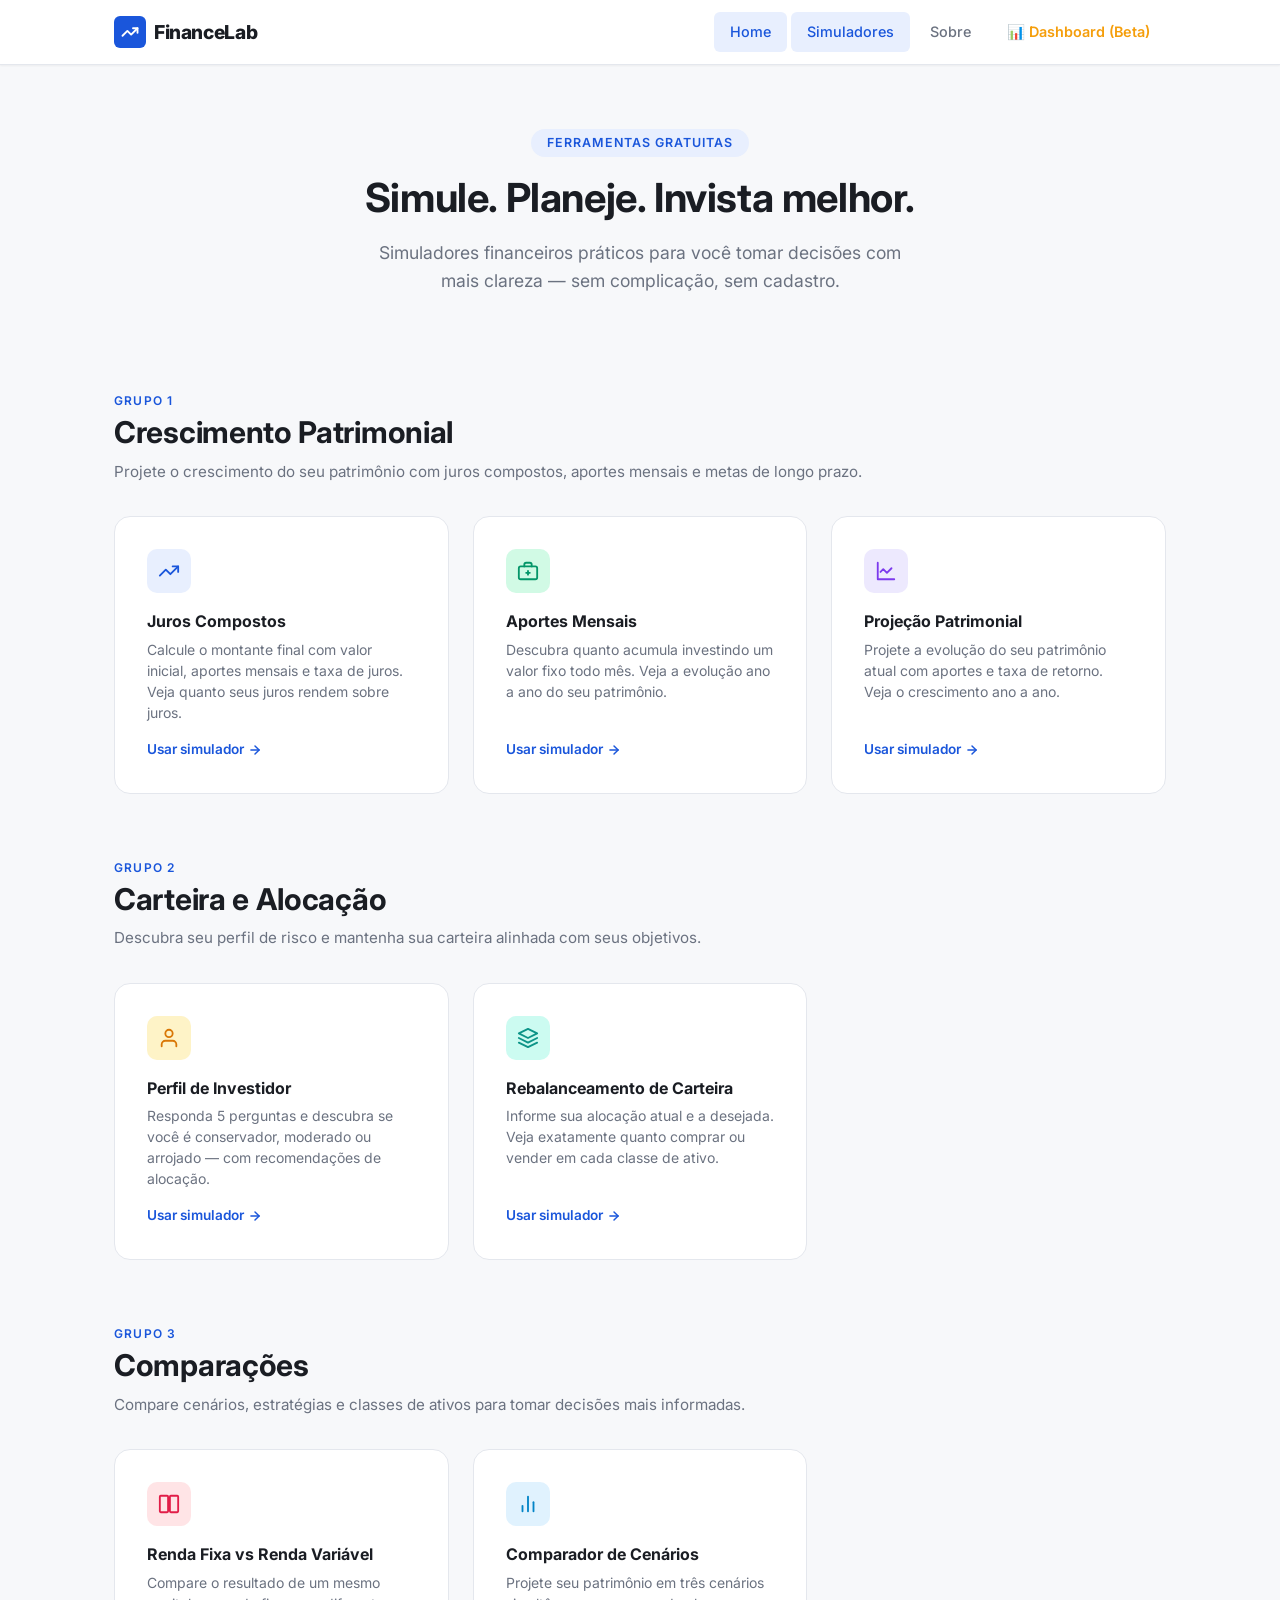
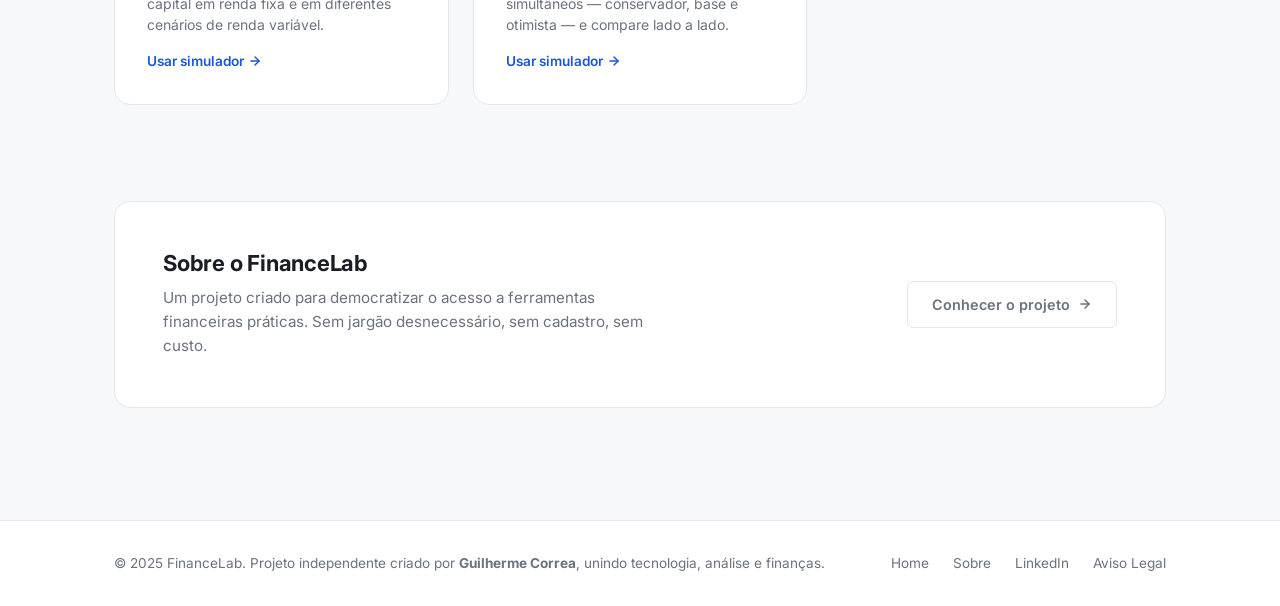
<file: index.html>
<!DOCTYPE html>
<html lang="pt-BR">
<head>
  <meta charset="UTF-8" />
  <meta name="viewport" content="width=device-width, initial-scale=1.0" />
  <meta name="description" content="FinanceLab — simuladores financeiros práticos e gratuitos para planejar seus investimentos com clareza." />
  <title>FinanceLab — Simuladores Financeiros</title>
  <link rel="preconnect" href="https://fonts.googleapis.com" />
  <link rel="preconnect" href="https://fonts.gstatic.com" crossorigin />
  <link href="https://fonts.googleapis.com/css2?family=Inter:wght@400;500;600;700;800&display=swap" rel="stylesheet" />
  <link rel="stylesheet" href="css/style.css" />
</head>
<body>

  <!-- ── Header ─────────────────────────────────────────────── -->
  <header class="site-header">
    <div class="container">
      <div class="site-header__inner">

        <a href="index.html" class="site-logo">
          <span class="site-logo__icon">
            <!-- Ícone inline SVG: gráfico de linha -->
            <svg width="18" height="18" viewBox="0 0 24 24" fill="none"
                 stroke="currentColor" stroke-width="2.5" stroke-linecap="round" stroke-linejoin="round">
              <polyline points="22 7 13.5 15.5 8.5 10.5 2 17"/>
              <polyline points="16 7 22 7 22 13"/>
            </svg>
          </span>
          FinanceLab
        </a>

        <nav class="site-nav" id="site-nav" aria-label="Navegação principal">
          <a href="index.html" class="site-nav__link">Home</a>
          <a href="#simuladores" class="site-nav__link">Simuladores</a>
          <a href="sobre/index.html" class="site-nav__link">Sobre</a>
          <a href="https://financelab-3oezvgh3.manus.space" class="site-nav__link" style="color: #f59e0b; font-weight: 600;">📊 Dashboard (Beta)</a>
        </nav>

        <button class="nav-toggle" id="nav-toggle" aria-label="Abrir menu" aria-expanded="false" aria-controls="site-nav">
          <svg width="22" height="22" viewBox="0 0 24 24" fill="none"
               stroke="currentColor" stroke-width="2" stroke-linecap="round">
            <line x1="3" y1="6"  x2="21" y2="6"/>
            <line x1="3" y1="12" x2="21" y2="12"/>
            <line x1="3" y1="18" x2="21" y2="18"/>
          </svg>
        </button>

      </div>
    </div>
  </header>

  <!-- ── Main ───────────────────────────────────────────────── -->
  <main>

    <!-- Hero -->
    <section class="hero">
      <div class="container">
        <span class="hero__eyebrow">Ferramentas gratuitas</span>
        <h1 class="hero__title">Simule. Planeje. Invista melhor.</h1>
        <p class="hero__subtitle">
          Simuladores financeiros práticos para você tomar decisões com mais clareza —
          sem complicação, sem cadastro.
        </p>
      </div>
    </section>

    <!-- ── Simuladores ─────────────────────────────────────── -->
    <section class="section" id="simuladores">
      <div class="container">

        <!-- Grupo 1: Crescimento Patrimonial -->
        <div class="sim-group">
          <div class="section-header">
            <p class="section-header__label">Grupo 1</p>
            <h2 class="section-header__title">Crescimento Patrimonial</h2>
            <p class="section-header__desc">
              Projete o crescimento do seu patrimônio com juros compostos, aportes mensais e metas de longo prazo.
            </p>
          </div>

          <div class="simulators-grid">

            <!-- Card: Juros Compostos -->
            <a href="simuladores/juros-compostos.html" class="sim-card">
              <div class="sim-card__icon sim-card__icon--blue">
                <svg width="22" height="22" viewBox="0 0 24 24" fill="none"
                     stroke="#1a56db" stroke-width="2" stroke-linecap="round" stroke-linejoin="round">
                  <polyline points="22 7 13.5 15.5 8.5 10.5 2 17"/>
                  <polyline points="16 7 22 7 22 13"/>
                </svg>
              </div>
              <div>
                <p class="sim-card__title">Juros Compostos</p>
                <p class="sim-card__desc">
                  Calcule o montante final com valor inicial, aportes mensais e taxa de juros. Veja quanto seus juros rendem sobre juros.
                </p>
              </div>
              <span class="sim-card__cta">
                Usar simulador
                <svg width="14" height="14" viewBox="0 0 24 24" fill="none"
                     stroke="currentColor" stroke-width="2.5" stroke-linecap="round">
                  <line x1="5" y1="12" x2="19" y2="12"/>
                  <polyline points="12 5 19 12 12 19"/>
                </svg>
              </span>
            </a>

            <!-- Card: Aportes Mensais -->
            <a href="simuladores/aportes-mensais.html" class="sim-card">
              <div class="sim-card__icon sim-card__icon--green">
                <svg width="22" height="22" viewBox="0 0 24 24" fill="none"
                     stroke="#059669" stroke-width="2" stroke-linecap="round" stroke-linejoin="round">
                  <rect x="2" y="7" width="20" height="14" rx="2"/>
                  <path d="M16 7V5a2 2 0 0 0-2-2h-4a2 2 0 0 0-2 2v2"/>
                  <line x1="12" y1="12" x2="12" y2="16"/>
                  <line x1="10" y1="14" x2="14" y2="14"/>
                </svg>
              </div>
              <div>
                <p class="sim-card__title">Aportes Mensais</p>
                <p class="sim-card__desc">
                  Descubra quanto acumula investindo um valor fixo todo mês. Veja a evolução ano a ano do seu patrimônio.
                </p>
              </div>
              <span class="sim-card__cta">
                Usar simulador
                <svg width="14" height="14" viewBox="0 0 24 24" fill="none"
                     stroke="currentColor" stroke-width="2.5" stroke-linecap="round">
                  <line x1="5" y1="12" x2="19" y2="12"/>
                  <polyline points="12 5 19 12 12 19"/>
                </svg>
              </span>
            </a>

            <!-- Card: Projeção Patrimonial -->
            <a href="simuladores/projecao-patrimonial.html" class="sim-card">
              <div class="sim-card__icon sim-card__icon--purple">
                <svg width="22" height="22" viewBox="0 0 24 24" fill="none"
                     stroke="#7c3aed" stroke-width="2" stroke-linecap="round" stroke-linejoin="round">
                  <path d="M3 3v18h18"/>
                  <path d="M18 9l-5 5-4-4-3 3"/>
                </svg>
              </div>
              <div>
                <p class="sim-card__title">Projeção Patrimonial</p>
                <p class="sim-card__desc">
                  Projete a evolução do seu patrimônio atual com aportes e taxa de retorno. Veja o crescimento ano a ano.
                </p>
              </div>
              <span class="sim-card__cta">
                Usar simulador
                <svg width="14" height="14" viewBox="0 0 24 24" fill="none"
                     stroke="currentColor" stroke-width="2.5" stroke-linecap="round">
                  <line x1="5" y1="12" x2="19" y2="12"/>
                  <polyline points="12 5 19 12 12 19"/>
                </svg>
              </span>
            </a>

          </div>
        </div>

        <!-- Grupo 2: Carteira e Alocação -->
        <div class="sim-group">
          <div class="section-header">
            <p class="section-header__label">Grupo 2</p>
            <h2 class="section-header__title">Carteira e Alocação</h2>
            <p class="section-header__desc">
              Descubra seu perfil de risco e mantenha sua carteira alinhada com seus objetivos.
            </p>
          </div>

          <div class="simulators-grid">

            <!-- Card: Perfil de Investidor -->
            <a href="simuladores/perfil-investidor.html" class="sim-card">
              <div class="sim-card__icon sim-card__icon--orange">
                <svg width="22" height="22" viewBox="0 0 24 24" fill="none"
                     stroke="#d97706" stroke-width="2" stroke-linecap="round" stroke-linejoin="round">
                  <path d="M20 21v-2a4 4 0 0 0-4-4H8a4 4 0 0 0-4 4v2"/>
                  <circle cx="12" cy="7" r="4"/>
                </svg>
              </div>
              <div>
                <p class="sim-card__title">Perfil de Investidor</p>
                <p class="sim-card__desc">
                  Responda 5 perguntas e descubra se você é conservador, moderado ou arrojado — com recomendações de alocação.
                </p>
              </div>
              <span class="sim-card__cta">
                Usar simulador
                <svg width="14" height="14" viewBox="0 0 24 24" fill="none"
                     stroke="currentColor" stroke-width="2.5" stroke-linecap="round">
                  <line x1="5" y1="12" x2="19" y2="12"/>
                  <polyline points="12 5 19 12 12 19"/>
                </svg>
              </span>
            </a>

            <!-- Card: Rebalanceamento -->
            <a href="simuladores/rebalanceamento.html" class="sim-card">
              <div class="sim-card__icon sim-card__icon--teal">
                <svg width="22" height="22" viewBox="0 0 24 24" fill="none"
                     stroke="#0d9488" stroke-width="2" stroke-linecap="round" stroke-linejoin="round">
                  <path d="M12 2L2 7l10 5 10-5-10-5z"/>
                  <path d="M2 17l10 5 10-5"/>
                  <path d="M2 12l10 5 10-5"/>
                </svg>
              </div>
              <div>
                <p class="sim-card__title">Rebalanceamento de Carteira</p>
                <p class="sim-card__desc">
                  Informe sua alocação atual e a desejada. Veja exatamente quanto comprar ou vender em cada classe de ativo.
                </p>
              </div>
              <span class="sim-card__cta">
                Usar simulador
                <svg width="14" height="14" viewBox="0 0 24 24" fill="none"
                     stroke="currentColor" stroke-width="2.5" stroke-linecap="round">
                  <line x1="5" y1="12" x2="19" y2="12"/>
                  <polyline points="12 5 19 12 12 19"/>
                </svg>
              </span>
            </a>

          </div>
        </div>

        <!-- Grupo 3: Comparações -->
        <div class="sim-group">
          <div class="section-header">
            <p class="section-header__label">Grupo 3</p>
            <h2 class="section-header__title">Comparações</h2>
            <p class="section-header__desc">
              Compare cenários, estratégias e classes de ativos para tomar decisões mais informadas.
            </p>
          </div>

          <div class="simulators-grid">

            <!-- Card: Renda Fixa vs Renda Variável -->
            <a href="simuladores/renda-fixa-vs-renda-variavel.html" class="sim-card">
              <div class="sim-card__icon sim-card__icon--rose">
                <svg width="22" height="22" viewBox="0 0 24 24" fill="none"
                     stroke="#e11d48" stroke-width="2" stroke-linecap="round" stroke-linejoin="round">
                  <rect x="2" y="3" width="9" height="18" rx="1"/>
                  <rect x="13" y="3" width="9" height="18" rx="1"/>
                </svg>
              </div>
              <div>
                <p class="sim-card__title">Renda Fixa vs Renda Variável</p>
                <p class="sim-card__desc">
                  Compare o resultado de um mesmo capital em renda fixa e em diferentes cenários de renda variável.
                </p>
              </div>
              <span class="sim-card__cta">
                Usar simulador
                <svg width="14" height="14" viewBox="0 0 24 24" fill="none"
                     stroke="currentColor" stroke-width="2.5" stroke-linecap="round">
                  <line x1="5" y1="12" x2="19" y2="12"/>
                  <polyline points="12 5 19 12 12 19"/>
                </svg>
              </span>
            </a>

            <!-- Card: Comparador de Cenários -->
            <a href="simuladores/comparador-cenarios.html" class="sim-card">
              <div class="sim-card__icon sim-card__icon--sky">
                <svg width="22" height="22" viewBox="0 0 24 24" fill="none"
                     stroke="#0284c7" stroke-width="2" stroke-linecap="round" stroke-linejoin="round">
                  <line x1="18" y1="20" x2="18" y2="10"/>
                  <line x1="12" y1="20" x2="12" y2="4"/>
                  <line x1="6"  y1="20" x2="6"  y2="14"/>
                </svg>
              </div>
              <div>
                <p class="sim-card__title">Comparador de Cenários</p>
                <p class="sim-card__desc">
                  Projete seu patrimônio em três cenários simultâneos — conservador, base e otimista — e compare lado a lado.
                </p>
              </div>
              <span class="sim-card__cta">
                Usar simulador
                <svg width="14" height="14" viewBox="0 0 24 24" fill="none"
                     stroke="currentColor" stroke-width="2.5" stroke-linecap="round">
                  <line x1="5" y1="12" x2="19" y2="12"/>
                  <polyline points="12 5 19 12 12 19"/>
                </svg>
              </span>
            </a>

          </div>
        </div>

      </div>
    </section>

    <!-- ── Teaser Sobre ────────────────────────────────────── -->
    <section class="section">
      <div class="container">
        <div class="about-teaser">
          <div class="about-teaser__text">
            <h3>Sobre o FinanceLab</h3>
            <p>
              Um projeto criado para democratizar o acesso a ferramentas financeiras práticas.
              Sem jargão desnecessário, sem cadastro, sem custo.
            </p>
          </div>
          <a href="sobre/index.html" class="btn btn--ghost">
            Conhecer o projeto
            <svg width="14" height="14" viewBox="0 0 24 24" fill="none"
                 stroke="currentColor" stroke-width="2.5" stroke-linecap="round">
              <line x1="5" y1="12" x2="19" y2="12"/>
              <polyline points="12 5 19 12 12 19"/>
            </svg>
          </a>
        </div>
      </div>
    </section>

  </main>

  <!-- ── Footer ─────────────────────────────────────────────── -->
  <footer class="site-footer">
    <div class="container">
      <div class="site-footer__inner">
        <div class="site-footer__brand">
          <p class="site-footer__copy">
            &copy; 2025 FinanceLab. Projeto independente criado por <strong>Guilherme Correa</strong>, unindo tecnologia, análise e finanças.
          </p>
        </div>
        <nav class="site-footer__links">
          <a href="index.html">Home</a>
          <a href="sobre/index.html">Sobre</a>
          <a href="[SEU_LINKEDIN_AQUI]" target="_blank" rel="noopener">LinkedIn</a>
          <a href="disclaimer/index.html">Aviso Legal</a>
        </nav>
      </div>
    </div>
  </footer>

  <script src="js/script.js"></script>
</body>
</html>
</file>
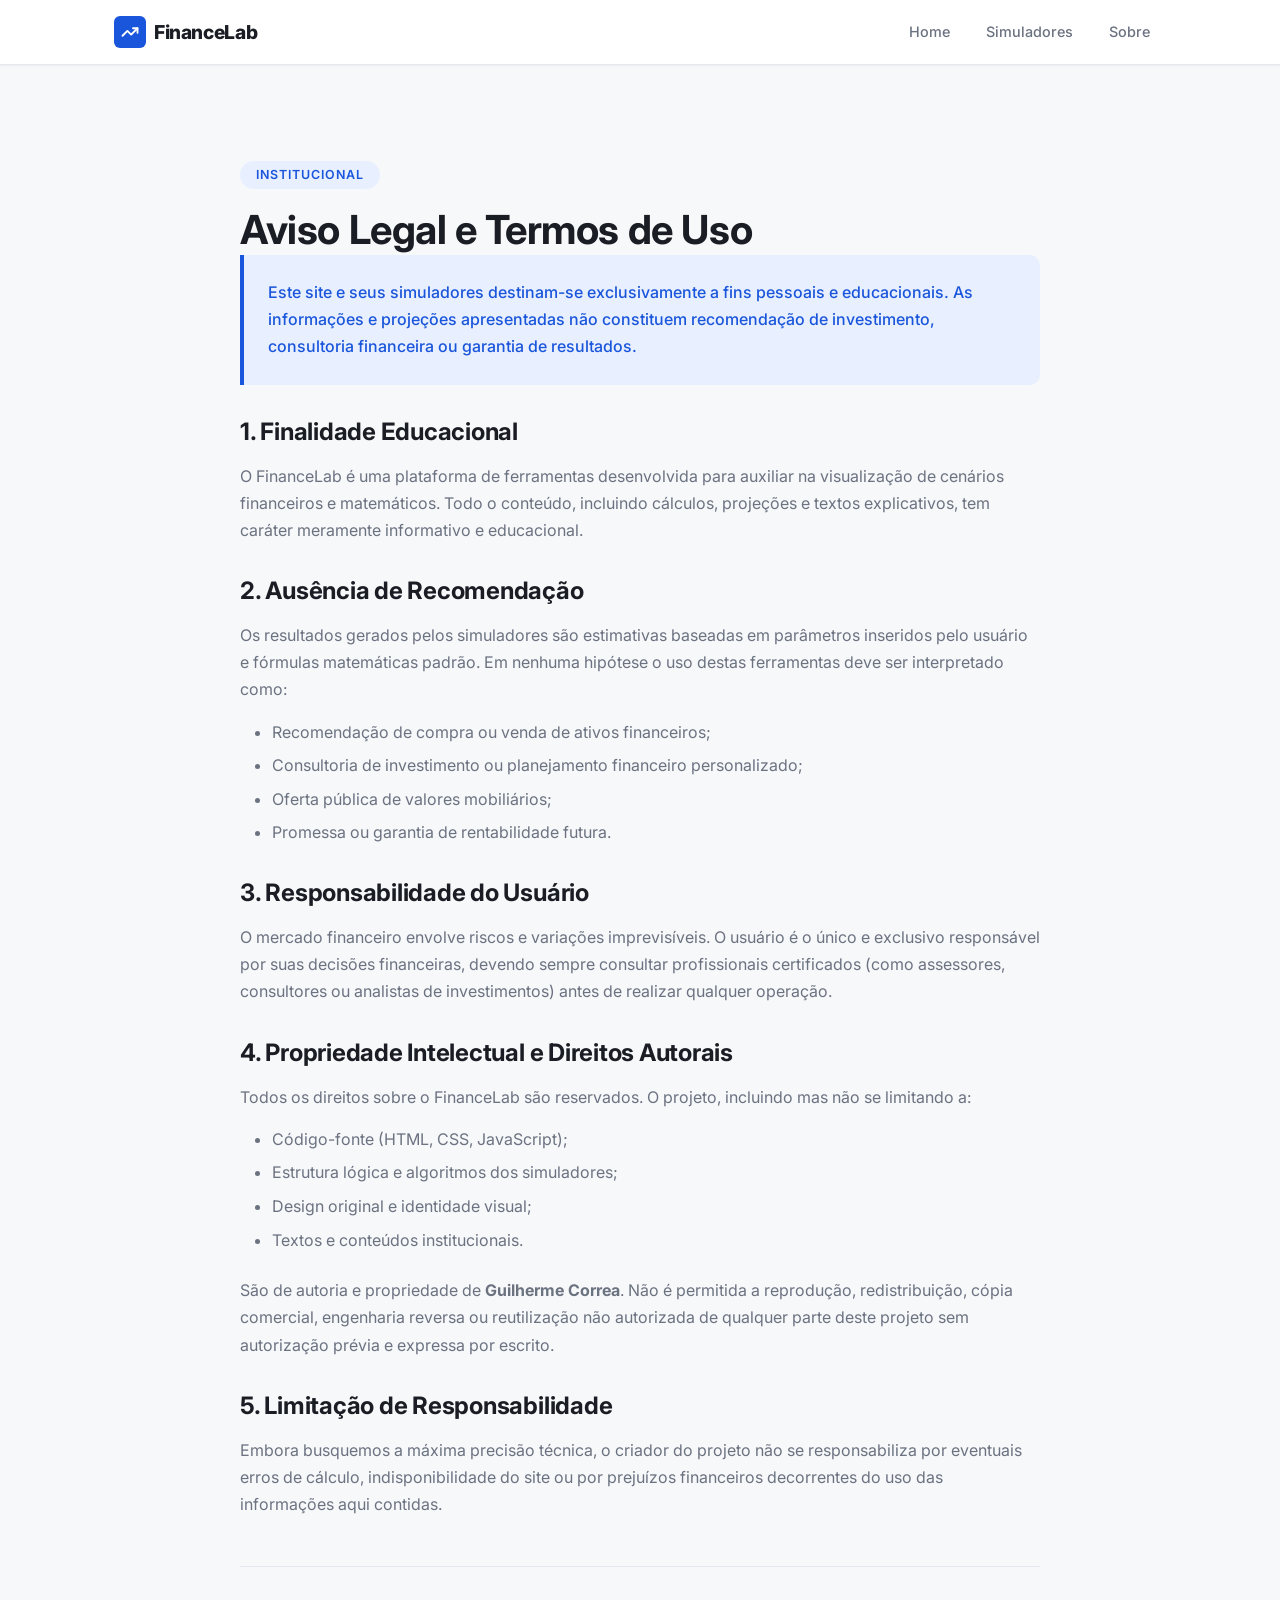
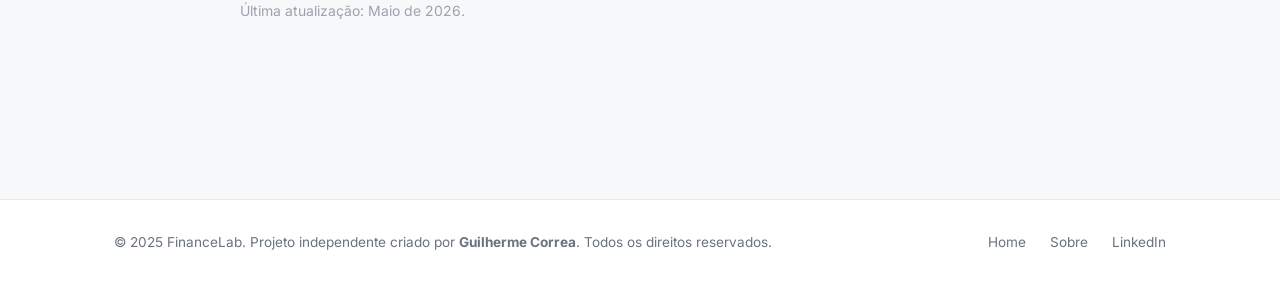
<file: disclaimer/index.html>
<!DOCTYPE html>
<html lang="pt-BR">
<head>
  <meta charset="UTF-8" />
  <meta name="viewport" content="width=device-width, initial-scale=1.0" />
  <meta name="description" content="Aviso Legal e Termos de Uso do FinanceLab. Informações sobre finalidade educacional e direitos autorais." />
  <title>Aviso Legal — FinanceLab</title>
  <link rel="preconnect" href="https://fonts.googleapis.com" />
  <link rel="preconnect" href="https://fonts.gstatic.com" crossorigin />
  <link href="https://fonts.googleapis.com/css2?family=Inter:wght@400;500;600;700;800&display=swap" rel="stylesheet" />
  <link rel="stylesheet" href="../css/style.css" />
  <style>
    .legal-content {
      max-width: 800px;
      margin: 0 auto;
      padding: var(--space-2xl) 0;
    }
    .legal-content h2 {
      margin-top: var(--space-xl);
      margin-bottom: var(--space-md);
      font-size: 1.5rem;
      color: var(--color-text);
    }
    .legal-content p {
      margin-bottom: var(--space-md);
      line-height: 1.7;
    }
    .legal-content ul {
      margin-bottom: var(--space-lg);
      padding-left: var(--space-xl);
    }
    .legal-content li {
      margin-bottom: var(--space-sm);
      color: var(--color-text-muted);
    }
    .legal-box {
      background: var(--color-primary-lt);
      border-left: 4px solid var(--color-primary);
      padding: var(--space-lg);
      border-radius: 0 var(--radius-md) var(--radius-md) 0;
      margin-bottom: var(--space-xl);
    }
    .legal-box p {
      margin-bottom: 0;
      font-weight: 500;
      color: var(--color-primary);
    }
  </style>
</head>
<body>

  <!-- Header -->
  <header class="site-header">
    <div class="container">
      <div class="site-header__inner">
        <a href="../index.html" class="site-logo">
          <span class="site-logo__icon">
            <svg width="18" height="18" viewBox="0 0 24 24" fill="none"
                 stroke="currentColor" stroke-width="2.5" stroke-linecap="round" stroke-linejoin="round">
              <polyline points="22 7 13.5 15.5 8.5 10.5 2 17"/>
              <polyline points="16 7 22 7 22 13"/>
            </svg>
          </span>
          FinanceLab
        </a>
        <nav class="site-nav" id="site-nav">
          <a href="../index.html" class="site-nav__link">Home</a>
          <a href="../index.html#simuladores" class="site-nav__link">Simuladores</a>
          <a href="../sobre/index.html" class="site-nav__link">Sobre</a>
        </nav>
        <button class="nav-toggle" id="nav-toggle" aria-label="Abrir menu" aria-expanded="false">
          <svg width="22" height="22" viewBox="0 0 24 24" fill="none"
               stroke="currentColor" stroke-width="2" stroke-linecap="round">
            <line x1="3" y1="6"  x2="21" y2="6"/>
            <line x1="3" y1="12" x2="21" y2="12"/>
            <line x1="3" y1="18" x2="21" y2="18"/>
          </svg>
        </button>
      </div>
    </div>
  </header>

  <main>
    <div class="section">
      <div class="container">
        <div class="legal-content">
          <span class="hero__eyebrow">Institucional</span>
          <h1>Aviso Legal e Termos de Uso</h1>
          
          <div class="legal-box">
            <p>Este site e seus simuladores destinam-se exclusivamente a fins pessoais e educacionais. As informações e projeções apresentadas não constituem recomendação de investimento, consultoria financeira ou garantia de resultados.</p>
          </div>

          <h2>1. Finalidade Educacional</h2>
          <p>O FinanceLab é uma plataforma de ferramentas desenvolvida para auxiliar na visualização de cenários financeiros e matemáticos. Todo o conteúdo, incluindo cálculos, projeções e textos explicativos, tem caráter meramente informativo e educacional.</p>

          <h2>2. Ausência de Recomendação</h2>
          <p>Os resultados gerados pelos simuladores são estimativas baseadas em parâmetros inseridos pelo usuário e fórmulas matemáticas padrão. Em nenhuma hipótese o uso destas ferramentas deve ser interpretado como:</p>
          <ul>
            <li>Recomendação de compra ou venda de ativos financeiros;</li>
            <li>Consultoria de investimento ou planejamento financeiro personalizado;</li>
            <li>Oferta pública de valores mobiliários;</li>
            <li>Promessa ou garantia de rentabilidade futura.</li>
          </ul>

          <h2>3. Responsabilidade do Usuário</h2>
          <p>O mercado financeiro envolve riscos e variações imprevisíveis. O usuário é o único e exclusivo responsável por suas decisões financeiras, devendo sempre consultar profissionais certificados (como assessores, consultores ou analistas de investimentos) antes de realizar qualquer operação.</p>

          <h2>4. Propriedade Intelectual e Direitos Autorais</h2>
          <p>Todos os direitos sobre o FinanceLab são reservados. O projeto, incluindo mas não se limitando a:</p>
          <ul>
            <li>Código-fonte (HTML, CSS, JavaScript);</li>
            <li>Estrutura lógica e algoritmos dos simuladores;</li>
            <li>Design original e identidade visual;</li>
            <li>Textos e conteúdos institucionais.</li>
          </ul>
          <p>São de autoria e propriedade de <strong>Guilherme Correa</strong>. Não é permitida a reprodução, redistribuição, cópia comercial, engenharia reversa ou reutilização não autorizada de qualquer parte deste projeto sem autorização prévia e expressa por escrito.</p>

          <h2>5. Limitação de Responsabilidade</h2>
          <p>Embora busquemos a máxima precisão técnica, o criador do projeto não se responsabiliza por eventuais erros de cálculo, indisponibilidade do site ou por prejuízos financeiros decorrentes do uso das informações aqui contidas.</p>

          <div style="margin-top: var(--space-2xl); padding-top: var(--space-xl); border-top: 1px solid var(--color-border);">
            <p style="font-size: 0.875rem; color: var(--color-text-light);">Última atualização: Maio de 2026.</p>
          </div>
        </div>
      </div>
    </div>
  </main>

  <footer class="site-footer">
    <div class="container">
      <div class="site-footer__inner">
        <div class="site-footer__brand">
          <p class="site-footer__copy">
            &copy; 2025 FinanceLab. Projeto independente criado por <strong>Guilherme Correa</strong>. Todos os direitos reservados.
          </p>
        </div>
        <nav class="site-footer__links">
          <a href="../index.html">Home</a>
          <a href="../sobre/index.html">Sobre</a>
          <a href="[SEU_LINKEDIN_AQUI]" target="_blank" rel="noopener">LinkedIn</a>
        </nav>
      </div>
    </div>
  </footer>

  <script src="../js/script.js"></script>
</body>
</html>
</file>
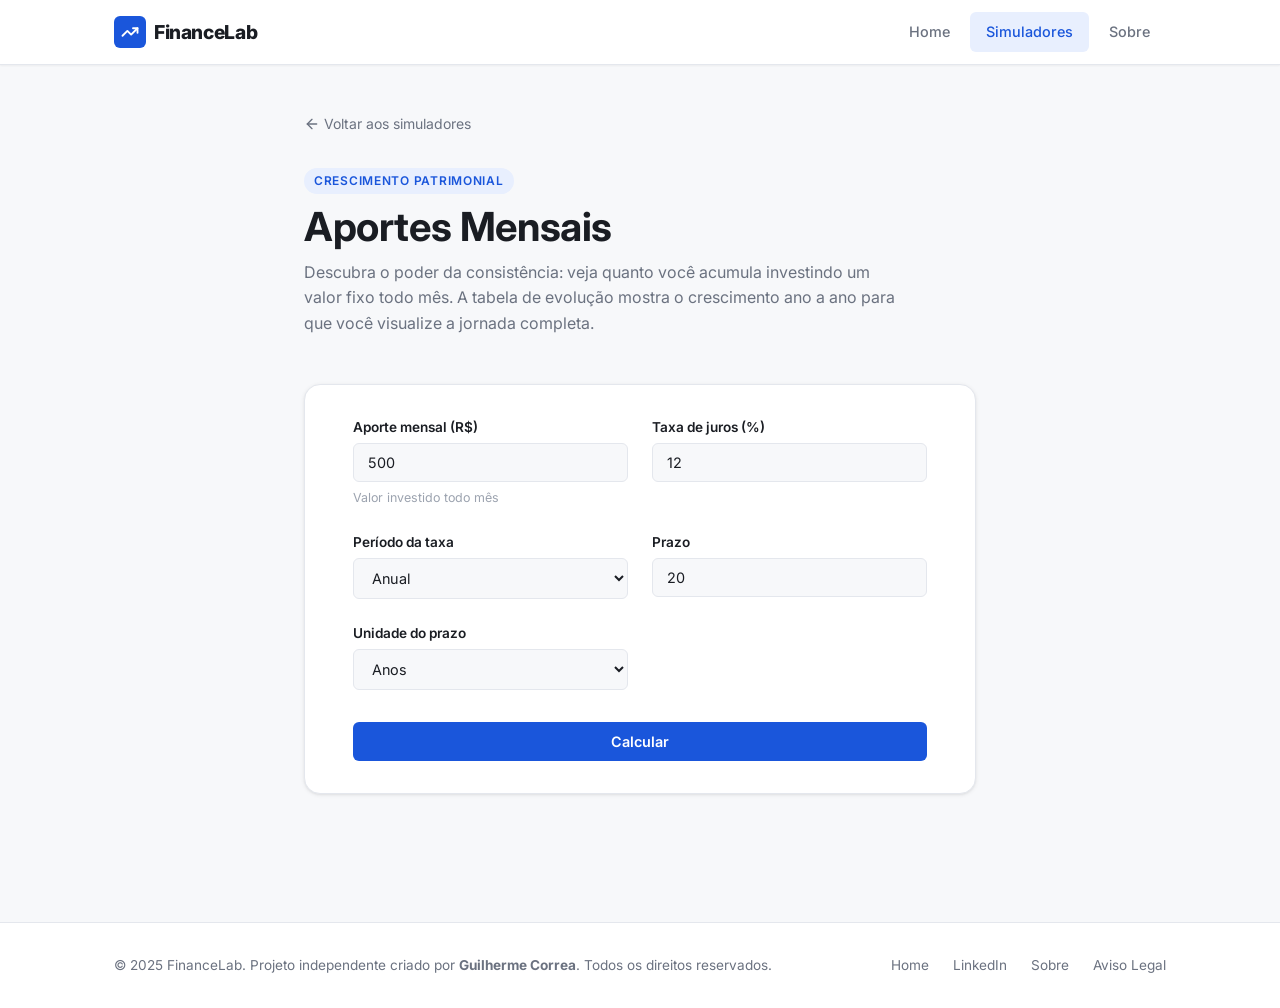
<file: simuladores/aportes-mensais.html>
<!DOCTYPE html>
<html lang="pt-BR">
<head>
  <meta charset="UTF-8" />
  <meta name="viewport" content="width=device-width, initial-scale=1.0" />
  <meta name="description" content="Simule o crescimento de aportes mensais ao longo do tempo. Veja a evolução ano a ano do seu patrimônio." />
  <title>Aportes Mensais — FinanceLab</title>
  <link rel="preconnect" href="https://fonts.googleapis.com" />
  <link rel="preconnect" href="https://fonts.gstatic.com" crossorigin />
  <link href="https://fonts.googleapis.com/css2?family=Inter:wght@400;500;600;700;800&display=swap" rel="stylesheet" />
  <link rel="stylesheet" href="../css/style.css" />
</head>
<body>

  <!-- Header -->
  <header class="site-header">
    <div class="container">
      <div class="site-header__inner">
        <a href="../index.html" class="site-logo">
          <span class="site-logo__icon">
            <svg width="18" height="18" viewBox="0 0 24 24" fill="none"
                 stroke="currentColor" stroke-width="2.5" stroke-linecap="round" stroke-linejoin="round">
              <polyline points="22 7 13.5 15.5 8.5 10.5 2 17"/>
              <polyline points="16 7 22 7 22 13"/>
            </svg>
          </span>
          FinanceLab
        </a>
        <nav class="site-nav" id="site-nav">
          <a href="../index.html" class="site-nav__link">Home</a>
          <a href="../index.html#simuladores" class="site-nav__link active">Simuladores</a>
          <a href="../sobre/index.html" class="site-nav__link">Sobre</a>
        </nav>
        <button class="nav-toggle" id="nav-toggle" aria-label="Abrir menu" aria-expanded="false">
          <svg width="22" height="22" viewBox="0 0 24 24" fill="none"
               stroke="currentColor" stroke-width="2" stroke-linecap="round">
            <line x1="3" y1="6"  x2="21" y2="6"/>
            <line x1="3" y1="12" x2="21" y2="12"/>
            <line x1="3" y1="18" x2="21" y2="18"/>
          </svg>
        </button>
      </div>
    </div>
  </header>

  <main>
    <div class="simulator-page">
      <div class="container container--narrow">

        <a href="../index.html#simuladores" class="simulator-page__back">
          <svg width="16" height="16" viewBox="0 0 24 24" fill="none"
               stroke="currentColor" stroke-width="2" stroke-linecap="round">
            <line x1="19" y1="12" x2="5" y2="12"/>
            <polyline points="12 19 5 12 12 5"/>
          </svg>
          Voltar aos simuladores
        </a>

        <div class="simulator-page__header">
          <span class="simulator-page__badge">Crescimento Patrimonial</span>
          <h1 class="simulator-page__title">Aportes Mensais</h1>
          <p class="simulator-page__desc">
            Descubra o poder da consistência: veja quanto você acumula investindo um valor fixo todo mês.
            A tabela de evolução mostra o crescimento ano a ano para que você visualize a jornada completa.
          </p>
        </div>

        <!-- Formulário -->
        <div class="form-card">
          <div class="form-grid">

            <div class="form-group">
              <label class="form-label" for="am-aporte">Aporte mensal (R$)</label>
              <input class="form-input" type="number" id="am-aporte"
                     placeholder="Ex: 500" min="1" step="0.01" value="500" />
              <span class="form-hint">Valor investido todo mês</span>
            </div>

            <div class="form-group">
              <label class="form-label" for="am-taxa">Taxa de juros (%)</label>
              <input class="form-input" type="number" id="am-taxa"
                     placeholder="Ex: 12" min="0" step="0.01" value="12" />
            </div>

            <div class="form-group">
              <label class="form-label" for="am-taxa-tipo">Período da taxa</label>
              <select class="form-select" id="am-taxa-tipo">
                <option value="anual" selected>Anual</option>
                <option value="mensal">Mensal</option>
              </select>
            </div>

            <div class="form-group">
              <label class="form-label" for="am-prazo">Prazo</label>
              <input class="form-input" type="number" id="am-prazo"
                     placeholder="Ex: 20" min="1" step="1" value="20" />
            </div>

            <div class="form-group">
              <label class="form-label" for="am-prazo-tipo">Unidade do prazo</label>
              <select class="form-select" id="am-prazo-tipo">
                <option value="anos" selected>Anos</option>
                <option value="meses">Meses</option>
              </select>
            </div>

          </div>

          <button class="btn btn--primary btn--full" id="btn-aportes-mensais">
            Calcular
          </button>
        </div>

        <!-- Resultado -->
        <div class="result-card" id="am-result">
          <p class="result-card__title">Resultado da simulação</p>

          <div class="result-grid">
            <div class="result-metric">
              <span class="result-metric__label">Montante Final</span>
              <span class="result-metric__value result-metric__value--blue" id="am-result-montante">—</span>
            </div>
            <div class="result-metric">
              <span class="result-metric__label">Total Aportado</span>
              <span class="result-metric__value" id="am-result-aportado">—</span>
            </div>
            <div class="result-metric">
              <span class="result-metric__label">Total em Rendimentos</span>
              <span class="result-metric__value result-metric__value--green" id="am-result-rendimento">—</span>
            </div>
          </div>

          <!-- Tabela de evolução -->
          <div class="result-table-wrap">
            <table class="result-table">
              <thead>
                <tr>
                  <th>Período</th>
                  <th>Total Aportado</th>
                  <th>Rendimentos</th>
                  <th>Patrimônio</th>
                </tr>
              </thead>
              <tbody id="am-result-tabela"></tbody>
            </table>
          </div>
        </div>

      </div>
    </div>
  </main>

  <footer class="site-footer">
    <div class="container">
      <div class="site-footer__inner">
        <div class="site-footer__brand"><p class="site-footer__copy">&copy; 2025 FinanceLab. Projeto independente criado por <strong>Guilherme Correa</strong>. Todos os direitos reservados.</p></div>
        <nav class="site-footer__links">
          <a href="../index.html">Home</a>
          <a href="[SEU_LINKEDIN_AQUI]" target="_blank" rel="noopener">LinkedIn</a>
          <a href="../sobre/index.html">Sobre</a><a href="../disclaimer/index.html">Aviso Legal</a>
        </nav>
      </div>
    </div>
  </footer>

  <script src="../js/script.js"></script>
  <script src="../js/simuladores.js"></script>
</body>
</html>
</file>
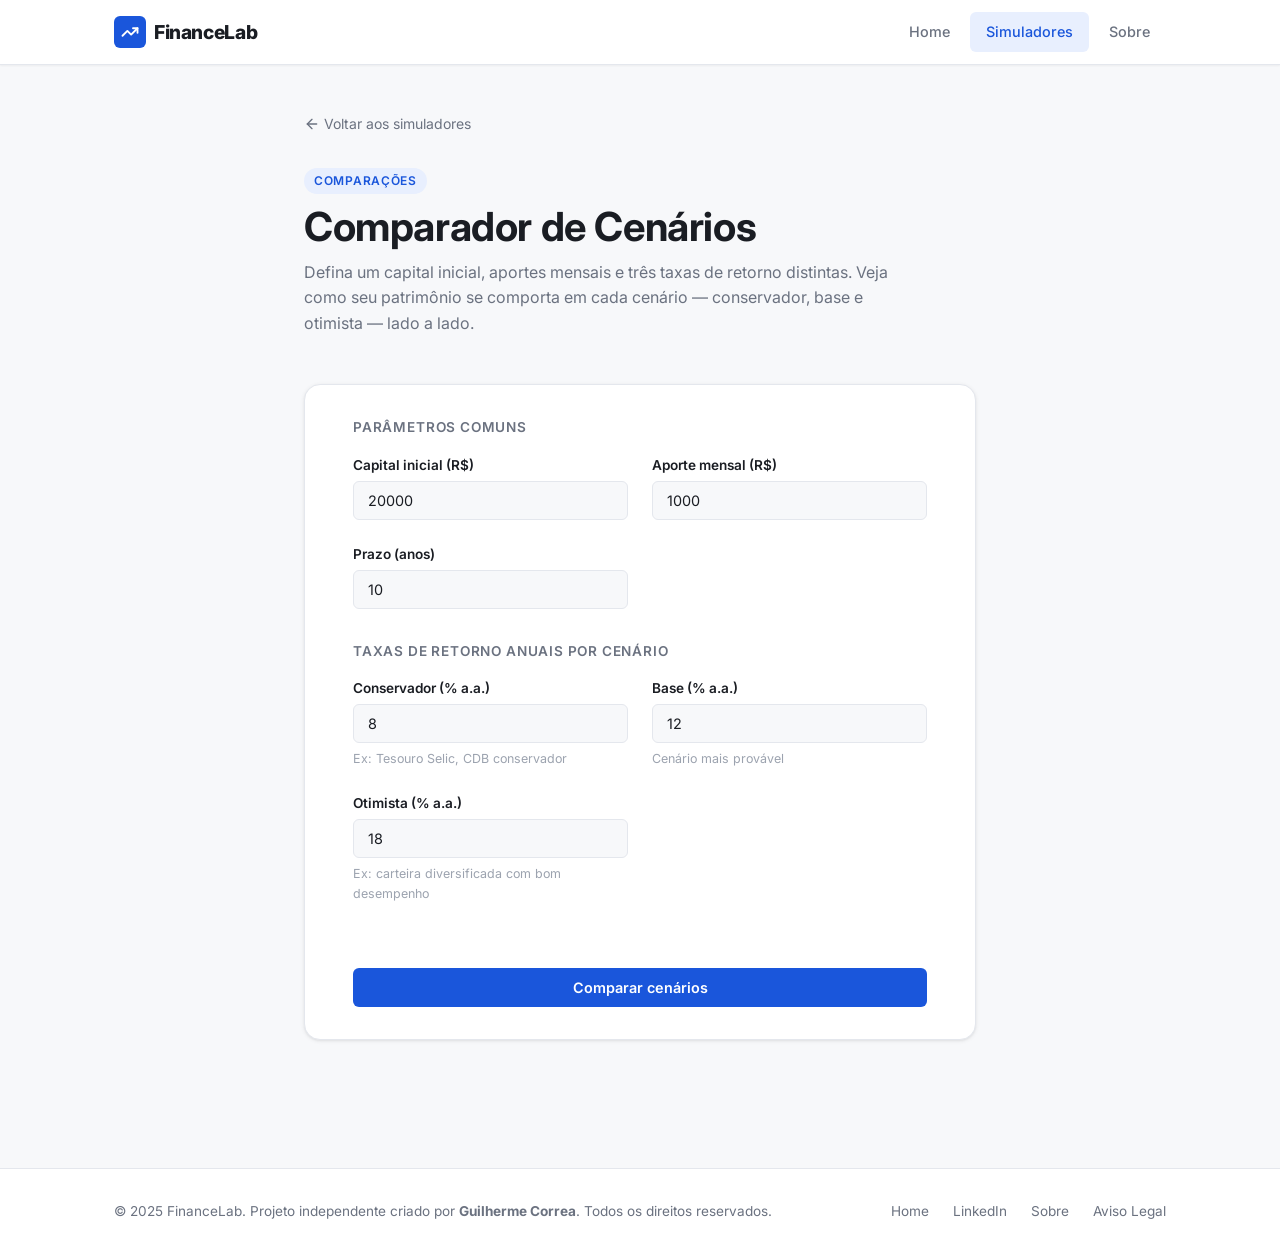
<file: simuladores/comparador-cenarios.html>
<!DOCTYPE html>
<html lang="pt-BR">
<head>
  <meta charset="UTF-8" />
  <meta name="viewport" content="width=device-width, initial-scale=1.0" />
  <meta name="description" content="Compare seu patrimônio em três cenários simultâneos: conservador, base e otimista. Visualize os resultados lado a lado." />
  <title>Comparador de Cenários — FinanceLab</title>
  <link rel="preconnect" href="https://fonts.googleapis.com" />
  <link rel="preconnect" href="https://fonts.gstatic.com" crossorigin />
  <link href="https://fonts.googleapis.com/css2?family=Inter:wght@400;500;600;700;800&display=swap" rel="stylesheet" />
  <link rel="stylesheet" href="../css/style.css" />
  <style>
    .cenarios-grid {
      display: grid;
      grid-template-columns: repeat(3, 1fr);
      gap: var(--space-lg);
      margin-top: var(--space-xl);
    }

    .cenario-card {
      background: var(--color-bg);
      border: 1px solid var(--color-border);
      border-radius: var(--radius-md);
      padding: var(--space-lg);
      text-align: center;
    }

    .cenario-card__label {
      font-size: 0.75rem;
      font-weight: 700;
      letter-spacing: 0.08em;
      text-transform: uppercase;
      margin-bottom: var(--space-sm);
    }

    .cenario-card--conserv .cenario-card__label { color: #065f46; }
    .cenario-card--base    .cenario-card__label { color: #1a56db; }
    .cenario-card--otim    .cenario-card__label { color: #92400e; }

    .cenario-card__montante {
      font-size: 1.4rem;
      font-weight: 800;
      color: var(--color-text);
      letter-spacing: -0.02em;
      margin-bottom: var(--space-xs);
    }

    .cenario-card__rend {
      font-size: 0.85rem;
      color: var(--color-text-muted);
    }

    .cenario-card__rend strong { color: var(--color-success); }

    @media (max-width: 600px) {
      .cenarios-grid { grid-template-columns: 1fr; }
    }
  </style>
</head>
<body>

  <!-- Header -->
  <header class="site-header">
    <div class="container">
      <div class="site-header__inner">
        <a href="../index.html" class="site-logo">
          <span class="site-logo__icon">
            <svg width="18" height="18" viewBox="0 0 24 24" fill="none"
                 stroke="currentColor" stroke-width="2.5" stroke-linecap="round" stroke-linejoin="round">
              <polyline points="22 7 13.5 15.5 8.5 10.5 2 17"/>
              <polyline points="16 7 22 7 22 13"/>
            </svg>
          </span>
          FinanceLab
        </a>
        <nav class="site-nav" id="site-nav">
          <a href="../index.html" class="site-nav__link">Home</a>
          <a href="../index.html#simuladores" class="site-nav__link active">Simuladores</a>
          <a href="../sobre/index.html" class="site-nav__link">Sobre</a>
        </nav>
        <button class="nav-toggle" id="nav-toggle" aria-label="Abrir menu" aria-expanded="false">
          <svg width="22" height="22" viewBox="0 0 24 24" fill="none"
               stroke="currentColor" stroke-width="2" stroke-linecap="round">
            <line x1="3" y1="6"  x2="21" y2="6"/>
            <line x1="3" y1="12" x2="21" y2="12"/>
            <line x1="3" y1="18" x2="21" y2="18"/>
          </svg>
        </button>
      </div>
    </div>
  </header>

  <main>
    <div class="simulator-page">
      <div class="container container--narrow">

        <a href="../index.html#simuladores" class="simulator-page__back">
          <svg width="16" height="16" viewBox="0 0 24 24" fill="none"
               stroke="currentColor" stroke-width="2" stroke-linecap="round">
            <line x1="19" y1="12" x2="5" y2="12"/>
            <polyline points="12 19 5 12 12 5"/>
          </svg>
          Voltar aos simuladores
        </a>

        <div class="simulator-page__header">
          <span class="simulator-page__badge">Comparações</span>
          <h1 class="simulator-page__title">Comparador de Cenários</h1>
          <p class="simulator-page__desc">
            Defina um capital inicial, aportes mensais e três taxas de retorno distintas.
            Veja como seu patrimônio se comporta em cada cenário — conservador, base e otimista — lado a lado.
          </p>
        </div>

        <!-- Formulário -->
        <div class="form-card">

          <!-- Parâmetros comuns -->
          <p style="font-size:0.85rem; font-weight:600; color:var(--color-text-muted); text-transform:uppercase; letter-spacing:0.06em; margin-bottom:var(--space-md);">
            Parâmetros comuns
          </p>

          <div class="form-grid" style="margin-bottom: var(--space-xl);">
            <div class="form-group">
              <label class="form-label" for="cen-capital">Capital inicial (R$)</label>
              <input class="form-input" type="number" id="cen-capital"
                     placeholder="Ex: 20000" min="0" step="0.01" value="20000" />
            </div>
            <div class="form-group">
              <label class="form-label" for="cen-aporte">Aporte mensal (R$)</label>
              <input class="form-input" type="number" id="cen-aporte"
                     placeholder="Ex: 1000" min="0" step="0.01" value="1000" />
            </div>
            <div class="form-group">
              <label class="form-label" for="cen-prazo">Prazo (anos)</label>
              <input class="form-input" type="number" id="cen-prazo"
                     placeholder="Ex: 10" min="1" max="50" step="1" value="10" />
            </div>
          </div>

          <!-- Taxas por cenário -->
          <p style="font-size:0.85rem; font-weight:600; color:var(--color-text-muted); text-transform:uppercase; letter-spacing:0.06em; margin-bottom:var(--space-md);">
            Taxas de retorno anuais por cenário
          </p>

          <div class="form-grid">
            <div class="form-group">
              <label class="form-label" for="cen-taxa-conserv">Conservador (% a.a.)</label>
              <input class="form-input" type="number" id="cen-taxa-conserv"
                     placeholder="Ex: 8" min="0" step="0.1" value="8" />
              <span class="form-hint">Ex: Tesouro Selic, CDB conservador</span>
            </div>
            <div class="form-group">
              <label class="form-label" for="cen-taxa-base">Base (% a.a.)</label>
              <input class="form-input" type="number" id="cen-taxa-base"
                     placeholder="Ex: 12" min="0" step="0.1" value="12" />
              <span class="form-hint">Cenário mais provável</span>
            </div>
            <div class="form-group">
              <label class="form-label" for="cen-taxa-otim">Otimista (% a.a.)</label>
              <input class="form-input" type="number" id="cen-taxa-otim"
                     placeholder="Ex: 18" min="0" step="0.1" value="18" />
              <span class="form-hint">Ex: carteira diversificada com bom desempenho</span>
            </div>
          </div>

          <button class="btn btn--primary btn--full" id="btn-cenarios" style="margin-top: var(--space-xl);">
            Comparar cenários
          </button>
        </div>

        <!-- Resultado -->
        <div class="result-card" id="cen-result">
          <p class="result-card__title">Comparação dos cenários</p>

          <!-- Cards dos cenários -->
          <div class="cenarios-grid">
            <div class="cenario-card cenario-card--conserv">
              <p class="cenario-card__label">Conservador</p>
              <p class="cenario-card__montante" id="cen-result-conserv">—</p>
              <p class="cenario-card__rend">Rendimento: <strong id="cen-result-rend-conserv">—</strong></p>
            </div>
            <div class="cenario-card cenario-card--base">
              <p class="cenario-card__label">Base</p>
              <p class="cenario-card__montante" id="cen-result-base">—</p>
              <p class="cenario-card__rend">Rendimento: <strong id="cen-result-rend-base">—</strong></p>
            </div>
            <div class="cenario-card cenario-card--otim">
              <p class="cenario-card__label">Otimista</p>
              <p class="cenario-card__montante" id="cen-result-otim">—</p>
              <p class="cenario-card__rend">Rendimento: <strong id="cen-result-rend-otim">—</strong></p>
            </div>
          </div>

          <!-- Total investido -->
          <div style="margin-top: var(--space-lg); padding: var(--space-md); background: var(--color-bg); border-radius: var(--radius-sm); font-size:0.875rem;">
            <strong>Total investido nos três cenários:</strong>
            <span id="cen-result-investido" style="color:var(--color-text-muted); margin-left: var(--space-sm);">—</span>
          </div>

          <!-- Barras comparativas -->
          <div class="compare-bar-wrap" style="margin-top: var(--space-xl);">
            <div class="compare-bar-item">
              <div class="compare-bar-label">
                <span>Conservador</span>
                <span id="cen-bar-label-conserv">—</span>
              </div>
              <div class="compare-bar-track">
                <div class="compare-bar-fill compare-bar-fill--blue" id="bar-cen-conserv" style="width:0%"></div>
              </div>
            </div>
            <div class="compare-bar-item">
              <div class="compare-bar-label">
                <span>Base</span>
                <span id="cen-bar-label-base">—</span>
              </div>
              <div class="compare-bar-track">
                <div class="compare-bar-fill compare-bar-fill--green" id="bar-cen-base" style="width:0%"></div>
              </div>
            </div>
            <div class="compare-bar-item">
              <div class="compare-bar-label">
                <span>Otimista</span>
                <span id="cen-bar-label-otim">—</span>
              </div>
              <div class="compare-bar-track">
                <div class="compare-bar-fill compare-bar-fill--orange" id="bar-cen-otim" style="width:0%"></div>
              </div>
            </div>
          </div>

          <div class="result-insight" style="margin-top: var(--space-xl);">
            Trabalhar com múltiplos cenários é uma prática essencial no planejamento financeiro. O cenário base orienta suas decisões, o conservador protege suas expectativas e o otimista mostra o potencial máximo da sua estratégia.
          </div>
        </div>

      </div>
    </div>
  </main>

  <footer class="site-footer">
    <div class="container">
      <div class="site-footer__inner">
        <div class="site-footer__brand"><p class="site-footer__copy">&copy; 2025 FinanceLab. Projeto independente criado por <strong>Guilherme Correa</strong>. Todos os direitos reservados.</p></div>
        <nav class="site-footer__links">
          <a href="../index.html">Home</a>
          <a href="[SEU_LINKEDIN_AQUI]" target="_blank" rel="noopener">LinkedIn</a>
          <a href="../sobre/index.html">Sobre</a><a href="../disclaimer/index.html">Aviso Legal</a>
        </nav>
      </div>
    </div>
  </footer>

  <script src="../js/script.js"></script>
  <script src="../js/simuladores.js"></script>
  <script>
    /* Sincroniza labels das barras com os valores dos cards */
    document.getElementById('btn-cenarios')?.addEventListener('click', () => {
      setTimeout(() => {
        const pairs = [
          ['cen-result-conserv', 'cen-bar-label-conserv'],
          ['cen-result-base',    'cen-bar-label-base'],
          ['cen-result-otim',    'cen-bar-label-otim'],
        ];
        pairs.forEach(([src, dst]) => {
          const el = document.getElementById(dst);
          if (el) el.textContent = document.getElementById(src)?.textContent || '';
        });
      }, 50);
    });
  </script>
</body>
</html>
</file>
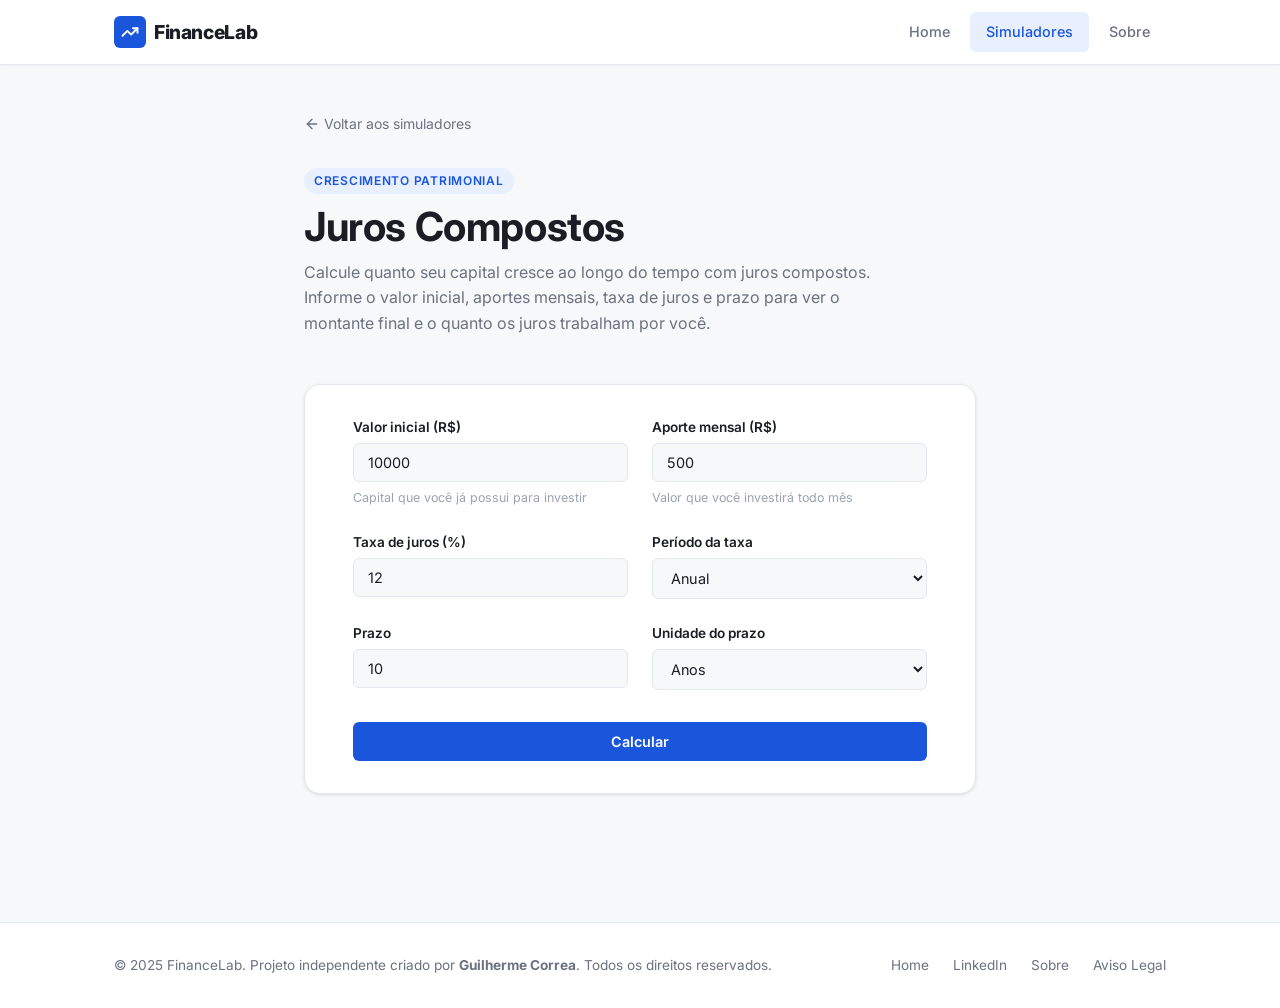
<file: simuladores/juros-compostos.html>
<!DOCTYPE html>
<html lang="pt-BR">
<head>
  <meta charset="UTF-8" />
  <meta name="viewport" content="width=device-width, initial-scale=1.0" />
  <meta name="description" content="Simule o crescimento do seu capital com juros compostos. Calcule montante final, total investido e rendimentos." />
  <title>Juros Compostos — FinanceLab</title>
  <link rel="preconnect" href="https://fonts.googleapis.com" />
  <link rel="preconnect" href="https://fonts.gstatic.com" crossorigin />
  <link href="https://fonts.googleapis.com/css2?family=Inter:wght@400;500;600;700;800&display=swap" rel="stylesheet" />
  <link rel="stylesheet" href="../css/style.css" />
</head>
<body>

  <!-- Header -->
  <header class="site-header">
    <div class="container">
      <div class="site-header__inner">
        <a href="../index.html" class="site-logo">
          <span class="site-logo__icon">
            <svg width="18" height="18" viewBox="0 0 24 24" fill="none"
                 stroke="currentColor" stroke-width="2.5" stroke-linecap="round" stroke-linejoin="round">
              <polyline points="22 7 13.5 15.5 8.5 10.5 2 17"/>
              <polyline points="16 7 22 7 22 13"/>
            </svg>
          </span>
          FinanceLab
        </a>
        <nav class="site-nav" id="site-nav">
          <a href="../index.html" class="site-nav__link">Home</a>
          <a href="../index.html#simuladores" class="site-nav__link active">Simuladores</a>
          <a href="../sobre/index.html" class="site-nav__link">Sobre</a>
        </nav>
        <button class="nav-toggle" id="nav-toggle" aria-label="Abrir menu" aria-expanded="false">
          <svg width="22" height="22" viewBox="0 0 24 24" fill="none"
               stroke="currentColor" stroke-width="2" stroke-linecap="round">
            <line x1="3" y1="6"  x2="21" y2="6"/>
            <line x1="3" y1="12" x2="21" y2="12"/>
            <line x1="3" y1="18" x2="21" y2="18"/>
          </svg>
        </button>
      </div>
    </div>
  </header>

  <main>
    <div class="simulator-page">
      <div class="container container--narrow">

        <!-- Voltar -->
        <a href="../index.html#simuladores" class="simulator-page__back">
          <svg width="16" height="16" viewBox="0 0 24 24" fill="none"
               stroke="currentColor" stroke-width="2" stroke-linecap="round">
            <line x1="19" y1="12" x2="5" y2="12"/>
            <polyline points="12 19 5 12 12 5"/>
          </svg>
          Voltar aos simuladores
        </a>

        <!-- Cabeçalho -->
        <div class="simulator-page__header">
          <span class="simulator-page__badge">Crescimento Patrimonial</span>
          <h1 class="simulator-page__title">Juros Compostos</h1>
          <p class="simulator-page__desc">
            Calcule quanto seu capital cresce ao longo do tempo com juros compostos.
            Informe o valor inicial, aportes mensais, taxa de juros e prazo para ver o montante final e o quanto os juros trabalham por você.
          </p>
        </div>

        <!-- Formulário -->
        <div class="form-card">
          <div class="form-grid">

            <div class="form-group">
              <label class="form-label" for="jc-valor-inicial">Valor inicial (R$)</label>
              <input class="form-input" type="number" id="jc-valor-inicial"
                     placeholder="Ex: 10000" min="0" step="0.01" value="10000" />
              <span class="form-hint">Capital que você já possui para investir</span>
            </div>

            <div class="form-group">
              <label class="form-label" for="jc-aporte-mensal">Aporte mensal (R$)</label>
              <input class="form-input" type="number" id="jc-aporte-mensal"
                     placeholder="Ex: 500" min="0" step="0.01" value="500" />
              <span class="form-hint">Valor que você investirá todo mês</span>
            </div>

            <div class="form-group">
              <label class="form-label" for="jc-taxa">Taxa de juros (%)</label>
              <input class="form-input" type="number" id="jc-taxa"
                     placeholder="Ex: 12" min="0" step="0.01" value="12" />
            </div>

            <div class="form-group">
              <label class="form-label" for="jc-taxa-tipo">Período da taxa</label>
              <select class="form-select" id="jc-taxa-tipo">
                <option value="anual" selected>Anual</option>
                <option value="mensal">Mensal</option>
              </select>
            </div>

            <div class="form-group">
              <label class="form-label" for="jc-prazo">Prazo</label>
              <input class="form-input" type="number" id="jc-prazo"
                     placeholder="Ex: 10" min="1" step="1" value="10" />
            </div>

            <div class="form-group">
              <label class="form-label" for="jc-periodo-tipo">Unidade do prazo</label>
              <select class="form-select" id="jc-periodo-tipo">
                <option value="anos" selected>Anos</option>
                <option value="meses">Meses</option>
              </select>
            </div>

          </div>

          <button class="btn btn--primary btn--full" id="btn-juros-compostos">
            Calcular
          </button>
        </div>

        <!-- Resultado -->
        <div class="result-card" id="jc-result">
          <p class="result-card__title">Resultado da simulação</p>

          <div class="result-grid">
            <div class="result-metric">
              <span class="result-metric__label">Montante Final</span>
              <span class="result-metric__value result-metric__value--blue" id="jc-result-montante">—</span>
            </div>
            <div class="result-metric">
              <span class="result-metric__label">Total Investido</span>
              <span class="result-metric__value" id="jc-result-investido">—</span>
            </div>
            <div class="result-metric">
              <span class="result-metric__label">Total em Rendimentos</span>
              <span class="result-metric__value result-metric__value--green" id="jc-result-rendimento">—</span>
            </div>
            <div class="result-metric">
              <span class="result-metric__label">Rentabilidade Total</span>
              <span class="result-metric__value result-metric__value--orange" id="jc-result-rentab">—</span>
            </div>
          </div>

          <div class="result-insight" id="jc-result-insight"></div>
        </div>

      </div>
    </div>
  </main>

  <footer class="site-footer">
    <div class="container">
      <div class="site-footer__inner">
        <div class="site-footer__brand"><p class="site-footer__copy">&copy; 2025 FinanceLab. Projeto independente criado por <strong>Guilherme Correa</strong>. Todos os direitos reservados.</p></div>
        <nav class="site-footer__links">
          <a href="../index.html">Home</a>
          <a href="[SEU_LINKEDIN_AQUI]" target="_blank" rel="noopener">LinkedIn</a>
          <a href="../sobre/index.html">Sobre</a><a href="../disclaimer/index.html">Aviso Legal</a>
        </nav>
      </div>
    </div>
  </footer>

  <script src="../js/script.js"></script>
  <script src="../js/simuladores.js"></script>
</body>
</html>
</file>
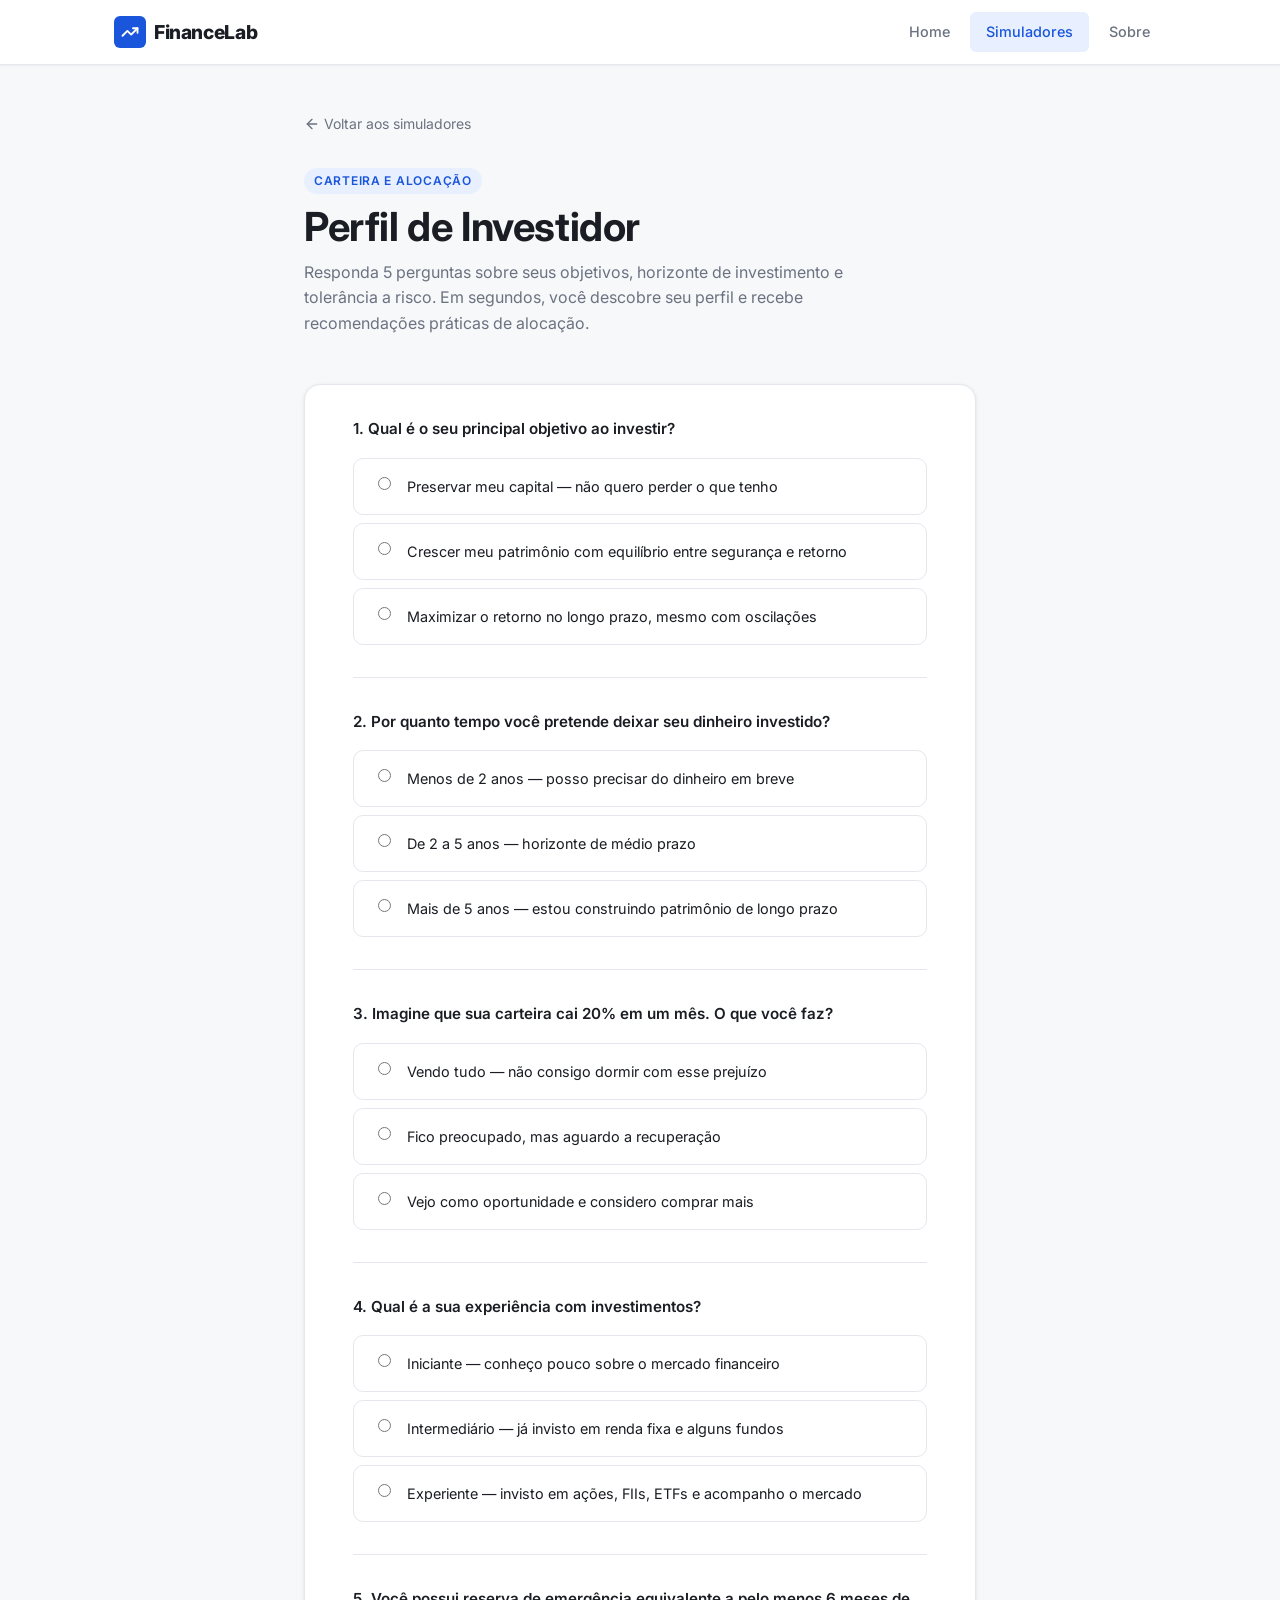
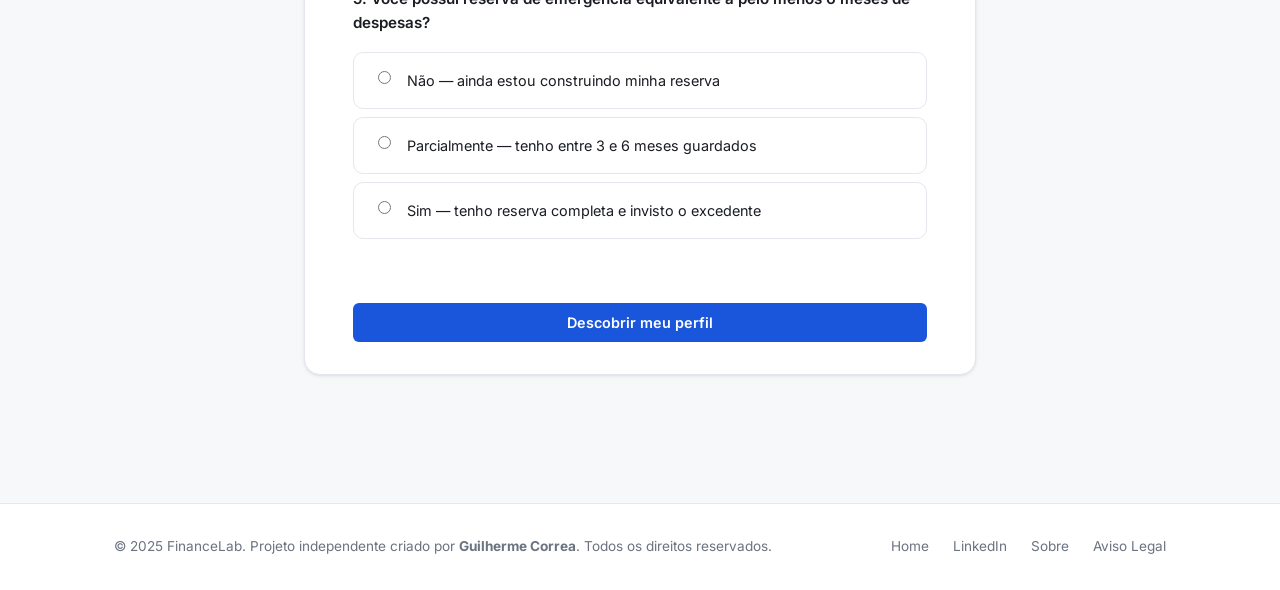
<file: simuladores/perfil-investidor.html>
<!DOCTYPE html>
<html lang="pt-BR">
<head>
  <meta charset="UTF-8" />
  <meta name="viewport" content="width=device-width, initial-scale=1.0" />
  <meta name="description" content="Descubra seu perfil de investidor respondendo 5 perguntas. Conservador, moderado ou arrojado — com recomendações de alocação." />
  <title>Perfil de Investidor — FinanceLab</title>
  <link rel="preconnect" href="https://fonts.googleapis.com" />
  <link rel="preconnect" href="https://fonts.gstatic.com" crossorigin />
  <link href="https://fonts.googleapis.com/css2?family=Inter:wght@400;500;600;700;800&display=swap" rel="stylesheet" />
  <link rel="stylesheet" href="../css/style.css" />
</head>
<body>

  <!-- Header -->
  <header class="site-header">
    <div class="container">
      <div class="site-header__inner">
        <a href="../index.html" class="site-logo">
          <span class="site-logo__icon">
            <svg width="18" height="18" viewBox="0 0 24 24" fill="none"
                 stroke="currentColor" stroke-width="2.5" stroke-linecap="round" stroke-linejoin="round">
              <polyline points="22 7 13.5 15.5 8.5 10.5 2 17"/>
              <polyline points="16 7 22 7 22 13"/>
            </svg>
          </span>
          FinanceLab
        </a>
        <nav class="site-nav" id="site-nav">
          <a href="../index.html" class="site-nav__link">Home</a>
          <a href="../index.html#simuladores" class="site-nav__link active">Simuladores</a>
          <a href="../sobre/index.html" class="site-nav__link">Sobre</a>
        </nav>
        <button class="nav-toggle" id="nav-toggle" aria-label="Abrir menu" aria-expanded="false">
          <svg width="22" height="22" viewBox="0 0 24 24" fill="none"
               stroke="currentColor" stroke-width="2" stroke-linecap="round">
            <line x1="3" y1="6"  x2="21" y2="6"/>
            <line x1="3" y1="12" x2="21" y2="12"/>
            <line x1="3" y1="18" x2="21" y2="18"/>
          </svg>
        </button>
      </div>
    </div>
  </header>

  <main>
    <div class="simulator-page">
      <div class="container container--narrow">

        <a href="../index.html#simuladores" class="simulator-page__back">
          <svg width="16" height="16" viewBox="0 0 24 24" fill="none"
               stroke="currentColor" stroke-width="2" stroke-linecap="round">
            <line x1="19" y1="12" x2="5" y2="12"/>
            <polyline points="12 19 5 12 12 5"/>
          </svg>
          Voltar aos simuladores
        </a>

        <div class="simulator-page__header">
          <span class="simulator-page__badge">Carteira e Alocação</span>
          <h1 class="simulator-page__title">Perfil de Investidor</h1>
          <p class="simulator-page__desc">
            Responda 5 perguntas sobre seus objetivos, horizonte de investimento e tolerância a risco.
            Em segundos, você descobre seu perfil e recebe recomendações práticas de alocação.
          </p>
        </div>

        <!-- Formulário / Quiz -->
        <div class="form-card">

          <!-- Pergunta 1 -->
          <div class="quiz-question">
            <p class="quiz-question__text">1. Qual é o seu principal objetivo ao investir?</p>
            <div class="quiz-options">
              <label class="quiz-option">
                <input type="radio" name="q1" value="1" />
                <span class="quiz-option__label">Preservar meu capital — não quero perder o que tenho</span>
              </label>
              <label class="quiz-option">
                <input type="radio" name="q1" value="2" />
                <span class="quiz-option__label">Crescer meu patrimônio com equilíbrio entre segurança e retorno</span>
              </label>
              <label class="quiz-option">
                <input type="radio" name="q1" value="3" />
                <span class="quiz-option__label">Maximizar o retorno no longo prazo, mesmo com oscilações</span>
              </label>
            </div>
          </div>

          <!-- Pergunta 2 -->
          <div class="quiz-question">
            <p class="quiz-question__text">2. Por quanto tempo você pretende deixar seu dinheiro investido?</p>
            <div class="quiz-options">
              <label class="quiz-option">
                <input type="radio" name="q2" value="1" />
                <span class="quiz-option__label">Menos de 2 anos — posso precisar do dinheiro em breve</span>
              </label>
              <label class="quiz-option">
                <input type="radio" name="q2" value="2" />
                <span class="quiz-option__label">De 2 a 5 anos — horizonte de médio prazo</span>
              </label>
              <label class="quiz-option">
                <input type="radio" name="q2" value="3" />
                <span class="quiz-option__label">Mais de 5 anos — estou construindo patrimônio de longo prazo</span>
              </label>
            </div>
          </div>

          <!-- Pergunta 3 -->
          <div class="quiz-question">
            <p class="quiz-question__text">3. Imagine que sua carteira cai 20% em um mês. O que você faz?</p>
            <div class="quiz-options">
              <label class="quiz-option">
                <input type="radio" name="q3" value="1" />
                <span class="quiz-option__label">Vendo tudo — não consigo dormir com esse prejuízo</span>
              </label>
              <label class="quiz-option">
                <input type="radio" name="q3" value="2" />
                <span class="quiz-option__label">Fico preocupado, mas aguardo a recuperação</span>
              </label>
              <label class="quiz-option">
                <input type="radio" name="q3" value="3" />
                <span class="quiz-option__label">Vejo como oportunidade e considero comprar mais</span>
              </label>
            </div>
          </div>

          <!-- Pergunta 4 -->
          <div class="quiz-question">
            <p class="quiz-question__text">4. Qual é a sua experiência com investimentos?</p>
            <div class="quiz-options">
              <label class="quiz-option">
                <input type="radio" name="q4" value="1" />
                <span class="quiz-option__label">Iniciante — conheço pouco sobre o mercado financeiro</span>
              </label>
              <label class="quiz-option">
                <input type="radio" name="q4" value="2" />
                <span class="quiz-option__label">Intermediário — já invisto em renda fixa e alguns fundos</span>
              </label>
              <label class="quiz-option">
                <input type="radio" name="q4" value="3" />
                <span class="quiz-option__label">Experiente — invisto em ações, FIIs, ETFs e acompanho o mercado</span>
              </label>
            </div>
          </div>

          <!-- Pergunta 5 -->
          <div class="quiz-question">
            <p class="quiz-question__text">5. Você possui reserva de emergência equivalente a pelo menos 6 meses de despesas?</p>
            <div class="quiz-options">
              <label class="quiz-option">
                <input type="radio" name="q5" value="1" />
                <span class="quiz-option__label">Não — ainda estou construindo minha reserva</span>
              </label>
              <label class="quiz-option">
                <input type="radio" name="q5" value="2" />
                <span class="quiz-option__label">Parcialmente — tenho entre 3 e 6 meses guardados</span>
              </label>
              <label class="quiz-option">
                <input type="radio" name="q5" value="3" />
                <span class="quiz-option__label">Sim — tenho reserva completa e invisto o excedente</span>
              </label>
            </div>
          </div>

          <button class="btn btn--primary btn--full" id="btn-perfil">
            Descobrir meu perfil
          </button>
        </div>

        <!-- Resultado -->
        <div class="result-card" id="perfil-result">
          <p class="result-card__title">Seu perfil de investidor</p>

          <div style="margin-bottom: var(--space-lg);">
            <span class="profile-badge" id="perfil-result-badge">—</span>
            <p style="font-size:0.8rem; color:var(--color-text-muted);" id="perfil-result-pontuacao"></p>
          </div>

          <div class="result-grid" style="grid-template-columns: 1fr;">
            <div class="result-metric" style="gap: var(--space-sm);">
              <span class="result-metric__label">Descrição do perfil</span>
              <p style="font-size:0.95rem; color:var(--color-text); line-height:1.6;" id="perfil-result-descricao">—</p>
            </div>
          </div>

          <div class="result-insight" style="margin-top: var(--space-lg);">
            <strong>Recomendação de alocação:</strong>
            <p style="margin-top: var(--space-xs); font-size:0.9rem;" id="perfil-result-recomendacao">—</p>
          </div>
        </div>

      </div>
    </div>
  </main>

  <footer class="site-footer">
    <div class="container">
      <div class="site-footer__inner">
        <div class="site-footer__brand"><p class="site-footer__copy">&copy; 2025 FinanceLab. Projeto independente criado por <strong>Guilherme Correa</strong>. Todos os direitos reservados.</p></div>
        <nav class="site-footer__links">
          <a href="../index.html">Home</a>
          <a href="[SEU_LINKEDIN_AQUI]" target="_blank" rel="noopener">LinkedIn</a>
          <a href="../sobre/index.html">Sobre</a><a href="../disclaimer/index.html">Aviso Legal</a>
        </nav>
      </div>
    </div>
  </footer>

  <script src="../js/script.js"></script>
  <script src="../js/simuladores.js"></script>
</body>
</html>
</file>
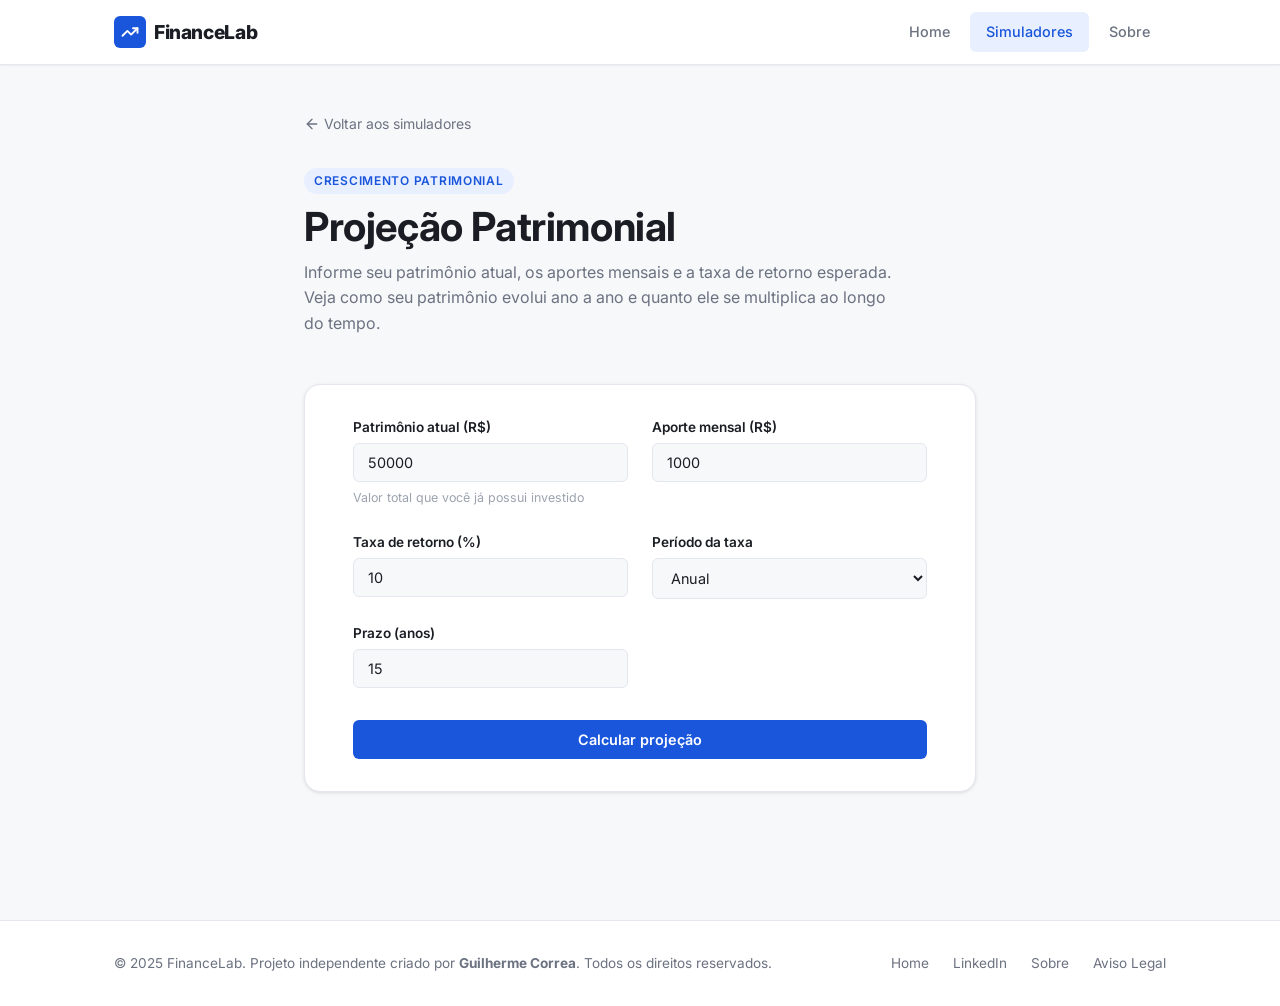
<file: simuladores/projecao-patrimonial.html>
<!DOCTYPE html>
<html lang="pt-BR">
<head>
  <meta charset="UTF-8" />
  <meta name="viewport" content="width=device-width, initial-scale=1.0" />
  <meta name="description" content="Projete a evolução do seu patrimônio atual com aportes mensais e taxa de retorno. Veja o crescimento ano a ano." />
  <title>Projeção Patrimonial — FinanceLab</title>
  <link rel="preconnect" href="https://fonts.googleapis.com" />
  <link rel="preconnect" href="https://fonts.gstatic.com" crossorigin />
  <link href="https://fonts.googleapis.com/css2?family=Inter:wght@400;500;600;700;800&display=swap" rel="stylesheet" />
  <link rel="stylesheet" href="../css/style.css" />
</head>
<body>

  <!-- Header -->
  <header class="site-header">
    <div class="container">
      <div class="site-header__inner">
        <a href="../index.html" class="site-logo">
          <span class="site-logo__icon">
            <svg width="18" height="18" viewBox="0 0 24 24" fill="none"
                 stroke="currentColor" stroke-width="2.5" stroke-linecap="round" stroke-linejoin="round">
              <polyline points="22 7 13.5 15.5 8.5 10.5 2 17"/>
              <polyline points="16 7 22 7 22 13"/>
            </svg>
          </span>
          FinanceLab
        </a>
        <nav class="site-nav" id="site-nav">
          <a href="../index.html" class="site-nav__link">Home</a>
          <a href="../index.html#simuladores" class="site-nav__link active">Simuladores</a>
          <a href="../sobre/index.html" class="site-nav__link">Sobre</a>
        </nav>
        <button class="nav-toggle" id="nav-toggle" aria-label="Abrir menu" aria-expanded="false">
          <svg width="22" height="22" viewBox="0 0 24 24" fill="none"
               stroke="currentColor" stroke-width="2" stroke-linecap="round">
            <line x1="3" y1="6"  x2="21" y2="6"/>
            <line x1="3" y1="12" x2="21" y2="12"/>
            <line x1="3" y1="18" x2="21" y2="18"/>
          </svg>
        </button>
      </div>
    </div>
  </header>

  <main>
    <div class="simulator-page">
      <div class="container container--narrow">

        <a href="../index.html#simuladores" class="simulator-page__back">
          <svg width="16" height="16" viewBox="0 0 24 24" fill="none"
               stroke="currentColor" stroke-width="2" stroke-linecap="round">
            <line x1="19" y1="12" x2="5" y2="12"/>
            <polyline points="12 19 5 12 12 5"/>
          </svg>
          Voltar aos simuladores
        </a>

        <div class="simulator-page__header">
          <span class="simulator-page__badge">Crescimento Patrimonial</span>
          <h1 class="simulator-page__title">Projeção Patrimonial</h1>
          <p class="simulator-page__desc">
            Informe seu patrimônio atual, os aportes mensais e a taxa de retorno esperada.
            Veja como seu patrimônio evolui ano a ano e quanto ele se multiplica ao longo do tempo.
          </p>
        </div>

        <!-- Formulário -->
        <div class="form-card">
          <div class="form-grid">

            <div class="form-group">
              <label class="form-label" for="pp-patrimonio">Patrimônio atual (R$)</label>
              <input class="form-input" type="number" id="pp-patrimonio"
                     placeholder="Ex: 50000" min="0" step="0.01" value="50000" />
              <span class="form-hint">Valor total que você já possui investido</span>
            </div>

            <div class="form-group">
              <label class="form-label" for="pp-aporte">Aporte mensal (R$)</label>
              <input class="form-input" type="number" id="pp-aporte"
                     placeholder="Ex: 1000" min="0" step="0.01" value="1000" />
            </div>

            <div class="form-group">
              <label class="form-label" for="pp-taxa">Taxa de retorno (%)</label>
              <input class="form-input" type="number" id="pp-taxa"
                     placeholder="Ex: 10" min="0" step="0.01" value="10" />
            </div>

            <div class="form-group">
              <label class="form-label" for="pp-taxa-tipo">Período da taxa</label>
              <select class="form-select" id="pp-taxa-tipo">
                <option value="anual" selected>Anual</option>
                <option value="mensal">Mensal</option>
              </select>
            </div>

            <div class="form-group">
              <label class="form-label" for="pp-prazo">Prazo (anos)</label>
              <input class="form-input" type="number" id="pp-prazo"
                     placeholder="Ex: 15" min="1" max="50" step="1" value="15" />
            </div>

          </div>

          <button class="btn btn--primary btn--full" id="btn-patrimonio">
            Calcular projeção
          </button>
        </div>

        <!-- Resultado -->
        <div class="result-card" id="pp-result">
          <p class="result-card__title">Projeção do patrimônio</p>

          <div class="result-grid">
            <div class="result-metric">
              <span class="result-metric__label">Patrimônio Projetado</span>
              <span class="result-metric__value result-metric__value--blue" id="pp-result-montante">—</span>
            </div>
            <div class="result-metric">
              <span class="result-metric__label">Total Investido</span>
              <span class="result-metric__value" id="pp-result-investido">—</span>
            </div>
            <div class="result-metric">
              <span class="result-metric__label">Total em Rendimentos</span>
              <span class="result-metric__value result-metric__value--green" id="pp-result-rendimento">—</span>
            </div>
            <div class="result-metric">
              <span class="result-metric__label">Multiplicador</span>
              <span class="result-metric__value result-metric__value--orange" id="pp-result-multiplicador">—</span>
            </div>
          </div>

          <!-- Tabela de evolução anual -->
          <div class="result-table-wrap">
            <table class="result-table">
              <thead>
                <tr>
                  <th>Período</th>
                  <th>Total Investido</th>
                  <th>Rendimentos</th>
                  <th>Patrimônio</th>
                </tr>
              </thead>
              <tbody id="pp-result-tabela"></tbody>
            </table>
          </div>
        </div>

      </div>
    </div>
  </main>

  <footer class="site-footer">
    <div class="container">
      <div class="site-footer__inner">
        <div class="site-footer__brand"><p class="site-footer__copy">&copy; 2025 FinanceLab. Projeto independente criado por <strong>Guilherme Correa</strong>. Todos os direitos reservados.</p></div>
        <nav class="site-footer__links">
          <a href="../index.html">Home</a>
          <a href="[SEU_LINKEDIN_AQUI]" target="_blank" rel="noopener">LinkedIn</a>
          <a href="../sobre/index.html">Sobre</a><a href="../disclaimer/index.html">Aviso Legal</a>
        </nav>
      </div>
    </div>
  </footer>

  <script src="../js/script.js"></script>
  <script src="../js/simuladores.js"></script>
</body>
</html>
</file>
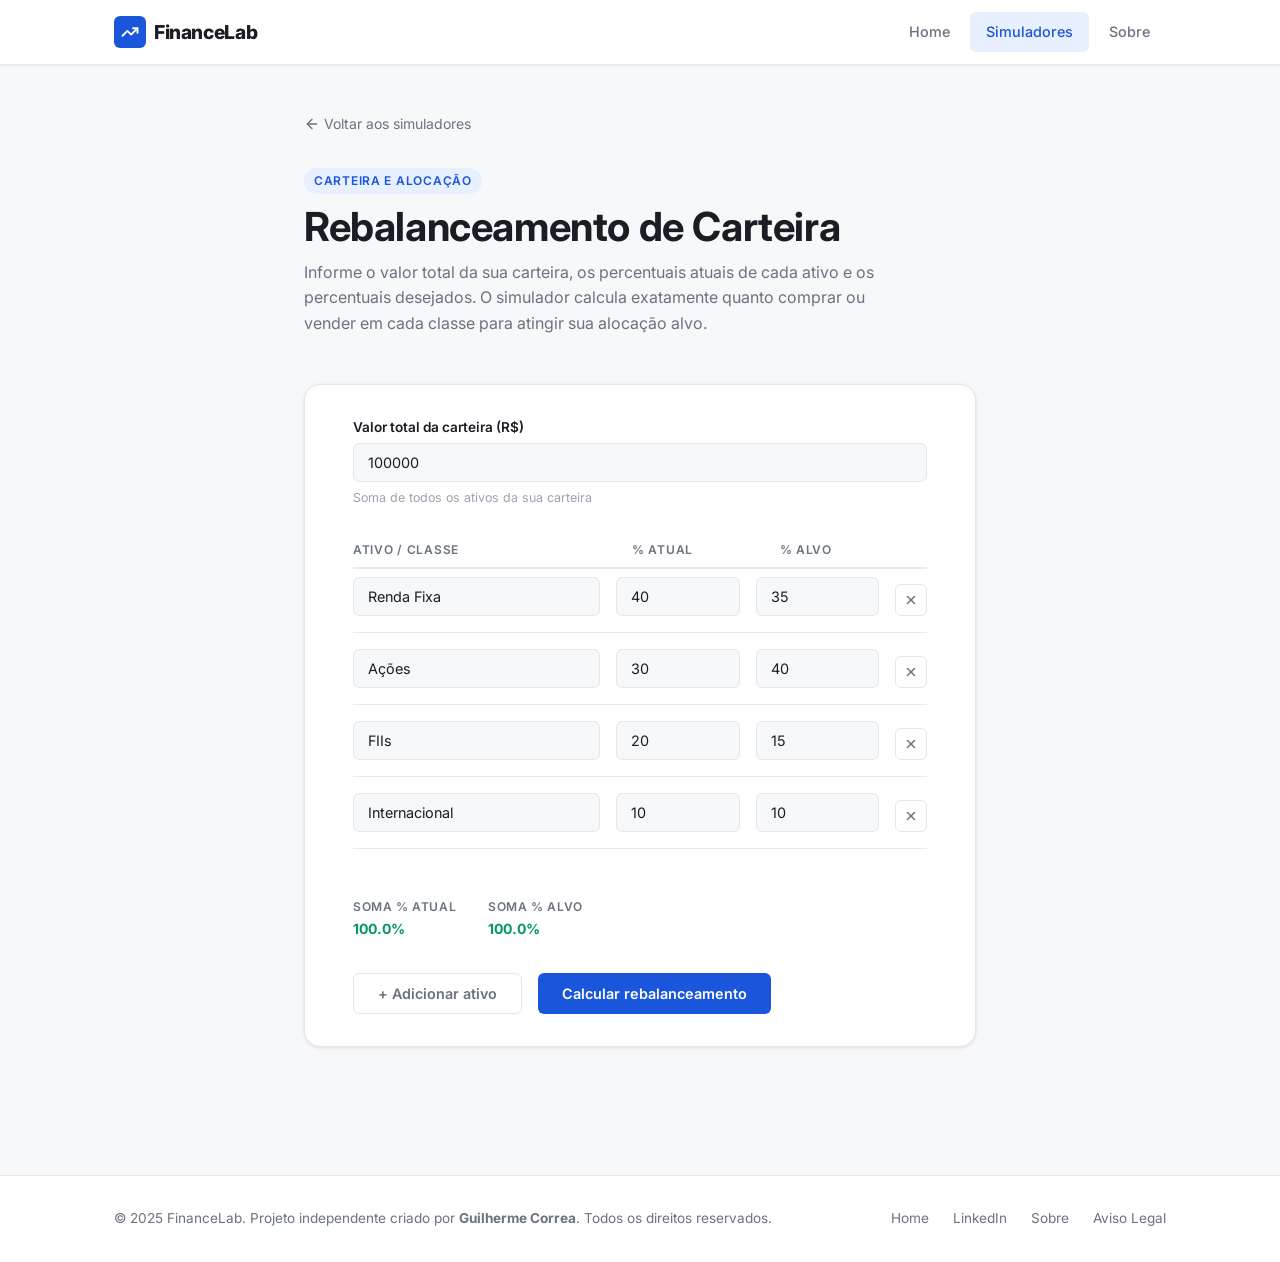
<file: simuladores/rebalanceamento.html>
<!DOCTYPE html>
<html lang="pt-BR">
<head>
  <meta charset="UTF-8" />
  <meta name="viewport" content="width=device-width, initial-scale=1.0" />
  <meta name="description" content="Simule o rebalanceamento da sua carteira de investimentos. Veja quanto comprar ou vender em cada classe de ativo." />
  <title>Rebalanceamento de Carteira — FinanceLab</title>
  <link rel="preconnect" href="https://fonts.googleapis.com" />
  <link rel="preconnect" href="https://fonts.gstatic.com" crossorigin />
  <link href="https://fonts.googleapis.com/css2?family=Inter:wght@400;500;600;700;800&display=swap" rel="stylesheet" />
  <link rel="stylesheet" href="../css/style.css" />
  <style>
    /* Estilos específicos do rebalanceamento */
    .rb-assets-wrap {
      margin-bottom: var(--space-xl);
    }

    .rb-asset-row {
      display: grid;
      grid-template-columns: 2fr 1fr 1fr auto;
      gap: var(--space-md);
      align-items: end;
      padding: var(--space-md) 0;
      border-bottom: 1px solid var(--color-border);
    }

    .rb-asset-row:first-child {
      padding-top: 0;
    }

    .rb-asset-header {
      display: grid;
      grid-template-columns: 2fr 1fr 1fr auto;
      gap: var(--space-md);
      padding-bottom: var(--space-sm);
      border-bottom: 2px solid var(--color-border);
      margin-bottom: var(--space-sm);
    }

    .rb-asset-header span {
      font-size: 0.75rem;
      font-weight: 600;
      letter-spacing: 0.06em;
      text-transform: uppercase;
      color: var(--color-text-muted);
    }

    .rb-btn-remove {
      background: none;
      border: 1px solid var(--color-border);
      border-radius: var(--radius-sm);
      padding: 8px;
      cursor: pointer;
      color: var(--color-text-muted);
      transition: background var(--transition), color var(--transition);
      display: flex;
      align-items: center;
      justify-content: center;
    }

    .rb-btn-remove:hover {
      background: #ffe4e6;
      color: var(--color-danger);
      border-color: var(--color-danger);
    }

    .rb-totals {
      display: flex;
      gap: var(--space-xl);
      padding: var(--space-md) 0;
      font-size: 0.875rem;
    }

    .rb-total-item {
      display: flex;
      flex-direction: column;
      gap: 2px;
    }

    .rb-total-label {
      font-size: 0.75rem;
      color: var(--color-text-muted);
      font-weight: 600;
      text-transform: uppercase;
      letter-spacing: 0.05em;
    }

    .rb-total-value {
      font-weight: 700;
      color: var(--color-text);
    }

    .rb-total-value.ok    { color: var(--color-success); }
    .rb-total-value.error { color: var(--color-danger); }

    @media (max-width: 600px) {
      .rb-asset-row,
      .rb-asset-header {
        grid-template-columns: 1fr 1fr;
        grid-template-rows: auto auto;
      }

      .rb-asset-row .form-group:first-child,
      .rb-asset-header span:first-child {
        grid-column: 1 / -1;
      }
    }
  </style>
</head>
<body>

  <!-- Header -->
  <header class="site-header">
    <div class="container">
      <div class="site-header__inner">
        <a href="../index.html" class="site-logo">
          <span class="site-logo__icon">
            <svg width="18" height="18" viewBox="0 0 24 24" fill="none"
                 stroke="currentColor" stroke-width="2.5" stroke-linecap="round" stroke-linejoin="round">
              <polyline points="22 7 13.5 15.5 8.5 10.5 2 17"/>
              <polyline points="16 7 22 7 22 13"/>
            </svg>
          </span>
          FinanceLab
        </a>
        <nav class="site-nav" id="site-nav">
          <a href="../index.html" class="site-nav__link">Home</a>
          <a href="../index.html#simuladores" class="site-nav__link active">Simuladores</a>
          <a href="../sobre/index.html" class="site-nav__link">Sobre</a>
        </nav>
        <button class="nav-toggle" id="nav-toggle" aria-label="Abrir menu" aria-expanded="false">
          <svg width="22" height="22" viewBox="0 0 24 24" fill="none"
               stroke="currentColor" stroke-width="2" stroke-linecap="round">
            <line x1="3" y1="6"  x2="21" y2="6"/>
            <line x1="3" y1="12" x2="21" y2="12"/>
            <line x1="3" y1="18" x2="21" y2="18"/>
          </svg>
        </button>
      </div>
    </div>
  </header>

  <main>
    <div class="simulator-page">
      <div class="container container--narrow">

        <a href="../index.html#simuladores" class="simulator-page__back">
          <svg width="16" height="16" viewBox="0 0 24 24" fill="none"
               stroke="currentColor" stroke-width="2" stroke-linecap="round">
            <line x1="19" y1="12" x2="5" y2="12"/>
            <polyline points="12 19 5 12 12 5"/>
          </svg>
          Voltar aos simuladores
        </a>

        <div class="simulator-page__header">
          <span class="simulator-page__badge">Carteira e Alocação</span>
          <h1 class="simulator-page__title">Rebalanceamento de Carteira</h1>
          <p class="simulator-page__desc">
            Informe o valor total da sua carteira, os percentuais atuais de cada ativo e os percentuais desejados.
            O simulador calcula exatamente quanto comprar ou vender em cada classe para atingir sua alocação alvo.
          </p>
        </div>

        <!-- Formulário -->
        <div class="form-card">

          <!-- Patrimônio total -->
          <div class="form-group mb-xl">
            <label class="form-label" for="rb-patrimonio">Valor total da carteira (R$)</label>
            <input class="form-input" type="number" id="rb-patrimonio"
                   placeholder="Ex: 100000" min="1" step="0.01" value="100000" />
            <span class="form-hint">Soma de todos os ativos da sua carteira</span>
          </div>

          <!-- Tabela de ativos -->
          <div class="rb-assets-wrap">
            <div class="rb-asset-header">
              <span>Ativo / Classe</span>
              <span>% Atual</span>
              <span>% Alvo</span>
              <span></span>
            </div>

            <div id="rb-assets-list">
              <!-- Linhas geradas pelo JS -->
            </div>
          </div>

          <!-- Totais -->
          <div class="rb-totals">
            <div class="rb-total-item">
              <span class="rb-total-label">Soma % Atual</span>
              <span class="rb-total-value" id="rb-soma-atual">0%</span>
            </div>
            <div class="rb-total-item">
              <span class="rb-total-label">Soma % Alvo</span>
              <span class="rb-total-value" id="rb-soma-alvo">0%</span>
            </div>
          </div>

          <div style="display:flex; gap: var(--space-md); flex-wrap: wrap; margin-top: var(--space-md);">
            <button class="btn btn--ghost" id="rb-btn-add" type="button">
              + Adicionar ativo
            </button>
            <button class="btn btn--primary" id="btn-rebalance" type="button">
              Calcular rebalanceamento
            </button>
          </div>
        </div>

        <!-- Resultado -->
        <div class="result-card" id="rb-result">
          <p class="result-card__title">Plano de rebalanceamento</p>

          <div class="result-table-wrap">
            <table class="result-table">
              <thead>
                <tr>
                  <th>Ativo</th>
                  <th>Posição Atual</th>
                  <th>Posição Alvo</th>
                  <th>Ação</th>
                </tr>
              </thead>
              <tbody id="rb-result-tbody"></tbody>
            </table>
          </div>

          <div class="result-insight" style="margin-top: var(--space-lg);">
            Rebalancear sua carteira periodicamente (a cada 6 ou 12 meses) mantém o risco alinhado com seu perfil e evita que um único ativo domine sua alocação por conta das oscilações do mercado.
          </div>
        </div>

      </div>
    </div>
  </main>

  <footer class="site-footer">
    <div class="container">
      <div class="site-footer__inner">
        <div class="site-footer__brand"><p class="site-footer__copy">&copy; 2025 FinanceLab. Projeto independente criado por <strong>Guilherme Correa</strong>. Todos os direitos reservados.</p></div>
        <nav class="site-footer__links">
          <a href="../index.html">Home</a>
          <a href="[SEU_LINKEDIN_AQUI]" target="_blank" rel="noopener">LinkedIn</a>
          <a href="../sobre/index.html">Sobre</a><a href="../disclaimer/index.html">Aviso Legal</a>
        </nav>
      </div>
    </div>
  </footer>

  <script src="../js/script.js"></script>
  <script src="../js/simuladores.js"></script>
  <script>
    /* ── Lógica de adicionar/remover linhas de ativos ─────── */
    (function initRebalanceRows() {
      const list    = document.getElementById('rb-assets-list');
      const btnAdd  = document.getElementById('rb-btn-add');
      const somaAt  = document.getElementById('rb-soma-atual');
      const somaAlv = document.getElementById('rb-soma-alvo');

      const defaultAssets = [
        { nome: 'Renda Fixa',      atual: 40, alvo: 35 },
        { nome: 'Ações',           atual: 30, alvo: 40 },
        { nome: 'FIIs',            atual: 20, alvo: 15 },
        { nome: 'Internacional',   atual: 10, alvo: 10 },
      ];

      function createRow(nome = '', atual = '', alvo = '') {
        const row = document.createElement('div');
        row.className = 'rb-asset-row';
        row.innerHTML = `
          <div class="form-group">
            <input class="form-input rb-nome" type="text" placeholder="Ex: Ações" value="${nome}" />
          </div>
          <div class="form-group">
            <input class="form-input rb-atual" type="number" placeholder="0" min="0" max="100" step="0.1" value="${atual}" />
          </div>
          <div class="form-group">
            <input class="form-input rb-alvo" type="number" placeholder="0" min="0" max="100" step="0.1" value="${alvo}" />
          </div>
          <button class="rb-btn-remove" type="button" title="Remover ativo">
            <svg width="14" height="14" viewBox="0 0 24 24" fill="none"
                 stroke="currentColor" stroke-width="2.5" stroke-linecap="round">
              <line x1="18" y1="6" x2="6" y2="18"/>
              <line x1="6"  y1="6" x2="18" y2="18"/>
            </svg>
          </button>
        `;

        row.querySelector('.rb-btn-remove').addEventListener('click', () => {
          row.remove();
          updateTotals();
        });

        row.querySelectorAll('input').forEach(inp => {
          inp.addEventListener('input', updateTotals);
        });

        return row;
      }

      function updateTotals() {
        const rows = list.querySelectorAll('.rb-asset-row');
        let sumAt = 0, sumAlv = 0;
        rows.forEach(r => {
          sumAt  += parseFloat(r.querySelector('.rb-atual')?.value) || 0;
          sumAlv += parseFloat(r.querySelector('.rb-alvo')?.value)  || 0;
        });

        somaAt.textContent  = sumAt.toFixed(1)  + '%';
        somaAlv.textContent = sumAlv.toFixed(1) + '%';

        somaAt.className  = 'rb-total-value ' + (Math.abs(sumAt  - 100) < 0.5 ? 'ok' : 'error');
        somaAlv.className = 'rb-total-value ' + (Math.abs(sumAlv - 100) < 0.5 ? 'ok' : 'error');
      }

      // Popula com ativos padrão
      defaultAssets.forEach(a => list.appendChild(createRow(a.nome, a.atual, a.alvo)));
      updateTotals();

      btnAdd.addEventListener('click', () => {
        list.appendChild(createRow());
        updateTotals();
      });
    })();
  </script>
</body>
</html>
</file>
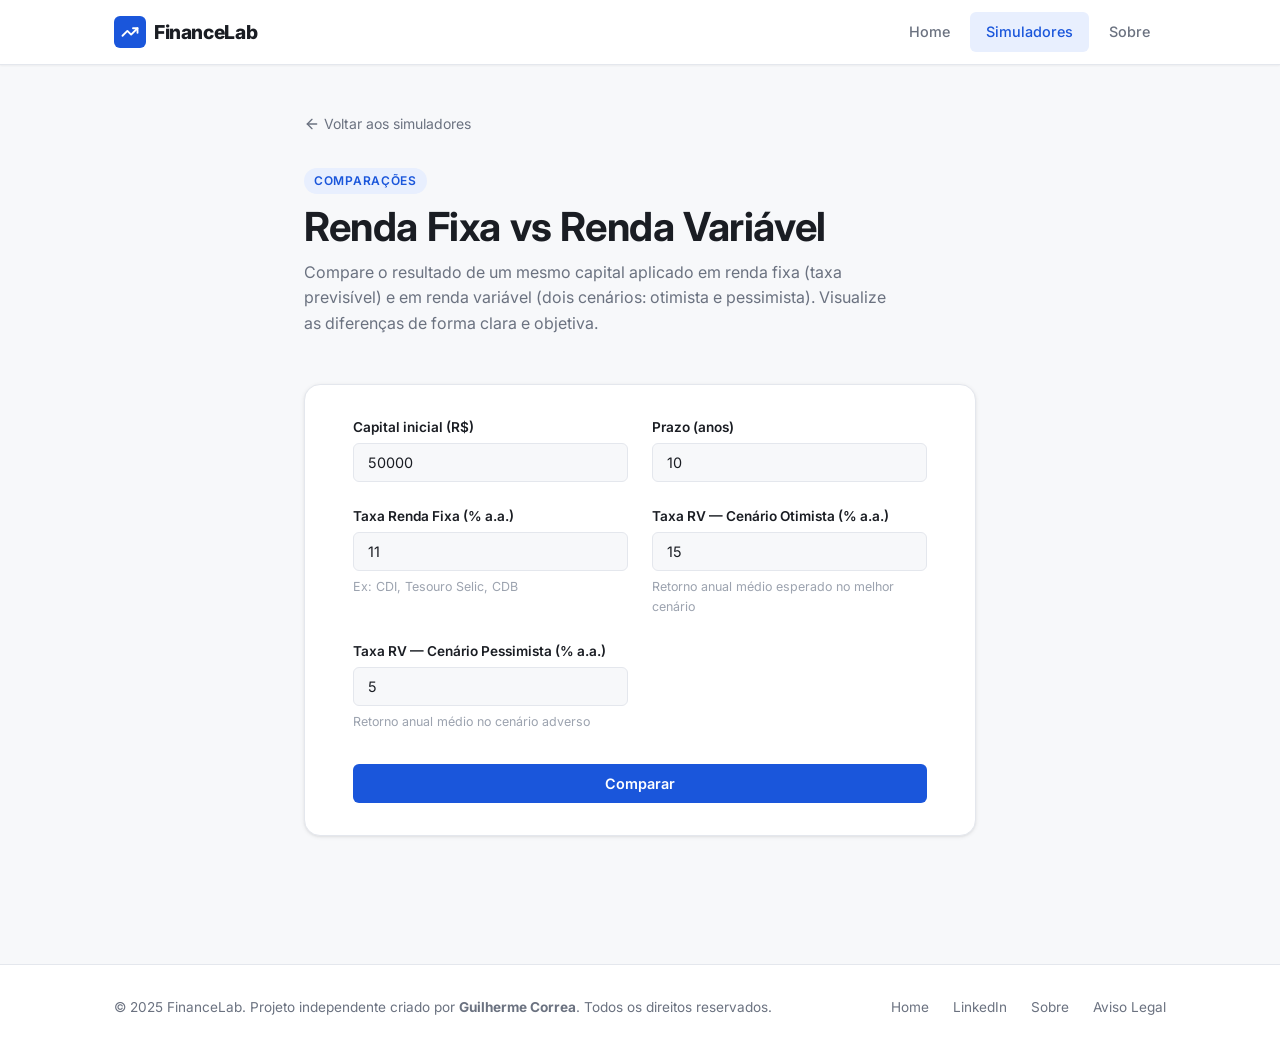
<file: simuladores/renda-fixa-vs-renda-variavel.html>
<!DOCTYPE html>
<html lang="pt-BR">
<head>
  <meta charset="UTF-8" />
  <meta name="viewport" content="width=device-width, initial-scale=1.0" />
  <meta name="description" content="Compare o resultado de um mesmo capital em renda fixa e renda variável. Visualize os cenários lado a lado." />
  <title>Renda Fixa vs Renda Variável — FinanceLab</title>
  <link rel="preconnect" href="https://fonts.googleapis.com" />
  <link rel="preconnect" href="https://fonts.gstatic.com" crossorigin />
  <link href="https://fonts.googleapis.com/css2?family=Inter:wght@400;500;600;700;800&display=swap" rel="stylesheet" />
  <link rel="stylesheet" href="../css/style.css" />
</head>
<body>

  <!-- Header -->
  <header class="site-header">
    <div class="container">
      <div class="site-header__inner">
        <a href="../index.html" class="site-logo">
          <span class="site-logo__icon">
            <svg width="18" height="18" viewBox="0 0 24 24" fill="none"
                 stroke="currentColor" stroke-width="2.5" stroke-linecap="round" stroke-linejoin="round">
              <polyline points="22 7 13.5 15.5 8.5 10.5 2 17"/>
              <polyline points="16 7 22 7 22 13"/>
            </svg>
          </span>
          FinanceLab
        </a>
        <nav class="site-nav" id="site-nav">
          <a href="../index.html" class="site-nav__link">Home</a>
          <a href="../index.html#simuladores" class="site-nav__link active">Simuladores</a>
          <a href="../sobre/index.html" class="site-nav__link">Sobre</a>
        </nav>
        <button class="nav-toggle" id="nav-toggle" aria-label="Abrir menu" aria-expanded="false">
          <svg width="22" height="22" viewBox="0 0 24 24" fill="none"
               stroke="currentColor" stroke-width="2" stroke-linecap="round">
            <line x1="3" y1="6"  x2="21" y2="6"/>
            <line x1="3" y1="12" x2="21" y2="12"/>
            <line x1="3" y1="18" x2="21" y2="18"/>
          </svg>
        </button>
      </div>
    </div>
  </header>

  <main>
    <div class="simulator-page">
      <div class="container container--narrow">

        <a href="../index.html#simuladores" class="simulator-page__back">
          <svg width="16" height="16" viewBox="0 0 24 24" fill="none"
               stroke="currentColor" stroke-width="2" stroke-linecap="round">
            <line x1="19" y1="12" x2="5" y2="12"/>
            <polyline points="12 19 5 12 12 5"/>
          </svg>
          Voltar aos simuladores
        </a>

        <div class="simulator-page__header">
          <span class="simulator-page__badge">Comparações</span>
          <h1 class="simulator-page__title">Renda Fixa vs Renda Variável</h1>
          <p class="simulator-page__desc">
            Compare o resultado de um mesmo capital aplicado em renda fixa (taxa previsível) e em renda variável
            (dois cenários: otimista e pessimista). Visualize as diferenças de forma clara e objetiva.
          </p>
        </div>

        <!-- Formulário -->
        <div class="form-card">
          <div class="form-grid">

            <div class="form-group">
              <label class="form-label" for="rfrv-capital">Capital inicial (R$)</label>
              <input class="form-input" type="number" id="rfrv-capital"
                     placeholder="Ex: 50000" min="1" step="0.01" value="50000" />
            </div>

            <div class="form-group">
              <label class="form-label" for="rfrv-prazo">Prazo (anos)</label>
              <input class="form-input" type="number" id="rfrv-prazo"
                     placeholder="Ex: 10" min="1" max="50" step="1" value="10" />
            </div>

            <div class="form-group">
              <label class="form-label" for="rfrv-taxa-rf">Taxa Renda Fixa (% a.a.)</label>
              <input class="form-input" type="number" id="rfrv-taxa-rf"
                     placeholder="Ex: 11" min="0" step="0.1" value="11" />
              <span class="form-hint">Ex: CDI, Tesouro Selic, CDB</span>
            </div>

            <div class="form-group">
              <label class="form-label" for="rfrv-taxa-rv">Taxa RV — Cenário Otimista (% a.a.)</label>
              <input class="form-input" type="number" id="rfrv-taxa-rv"
                     placeholder="Ex: 15" min="-50" step="0.1" value="15" />
              <span class="form-hint">Retorno anual médio esperado no melhor cenário</span>
            </div>

            <div class="form-group">
              <label class="form-label" for="rfrv-taxa-rv-pess">Taxa RV — Cenário Pessimista (% a.a.)</label>
              <input class="form-input" type="number" id="rfrv-taxa-rv-pess"
                     placeholder="Ex: 5" min="-50" step="0.1" value="5" />
              <span class="form-hint">Retorno anual médio no cenário adverso</span>
            </div>

          </div>

          <button class="btn btn--primary btn--full" id="btn-rfrv">
            Comparar
          </button>
        </div>

        <!-- Resultado -->
        <div class="result-card" id="rfrv-result">
          <p class="result-card__title">Comparação de resultados</p>

          <!-- Tabela comparativa -->
          <div class="result-table-wrap">
            <table class="result-table">
              <thead>
                <tr>
                  <th>Cenário</th>
                  <th>Montante Final</th>
                  <th>Rendimentos</th>
                </tr>
              </thead>
              <tbody>
                <tr>
                  <td><strong>Renda Fixa</strong></td>
                  <td id="rfrv-result-rf-montante">—</td>
                  <td id="rfrv-result-rf-rendimento">—</td>
                </tr>
                <tr>
                  <td><strong>Renda Variável (Otimista)</strong></td>
                  <td id="rfrv-result-rv-ot-montante">—</td>
                  <td id="rfrv-result-rv-ot-rendimento">—</td>
                </tr>
                <tr>
                  <td><strong>Renda Variável (Pessimista)</strong></td>
                  <td id="rfrv-result-rv-ps-montante">—</td>
                  <td id="rfrv-result-rv-ps-rendimento">—</td>
                </tr>
              </tbody>
            </table>
          </div>

          <!-- Barras comparativas -->
          <div class="compare-bar-wrap" style="margin-top: var(--space-xl);">
            <div class="compare-bar-item">
              <div class="compare-bar-label">
                <span>Renda Fixa</span>
                <span id="rfrv-result-rf-montante-bar">—</span>
              </div>
              <div class="compare-bar-track">
                <div class="compare-bar-fill compare-bar-fill--blue" id="bar-rf" style="width:0%"></div>
              </div>
            </div>
            <div class="compare-bar-item">
              <div class="compare-bar-label">
                <span>RV — Otimista</span>
                <span id="rfrv-result-rv-ot-montante-bar">—</span>
              </div>
              <div class="compare-bar-track">
                <div class="compare-bar-fill compare-bar-fill--green" id="bar-rv-ot" style="width:0%"></div>
              </div>
            </div>
            <div class="compare-bar-item">
              <div class="compare-bar-label">
                <span>RV — Pessimista</span>
                <span id="rfrv-result-rv-ps-montante-bar">—</span>
              </div>
              <div class="compare-bar-track">
                <div class="compare-bar-fill compare-bar-fill--orange" id="bar-rv-ps" style="width:0%"></div>
              </div>
            </div>
          </div>

          <div class="result-insight" style="margin-top: var(--space-xl);">
            A renda fixa oferece previsibilidade e proteção do capital. A renda variável pode entregar retornos superiores no longo prazo, mas exige tolerância às oscilações. Uma carteira equilibrada entre as duas pode ser a melhor estratégia para a maioria dos investidores.
          </div>
        </div>

      </div>
    </div>
  </main>

  <footer class="site-footer">
    <div class="container">
      <div class="site-footer__inner">
        <div class="site-footer__brand"><p class="site-footer__copy">&copy; 2025 FinanceLab. Projeto independente criado por <strong>Guilherme Correa</strong>. Todos os direitos reservados.</p></div>
        <nav class="site-footer__links">
          <a href="../index.html">Home</a>
          <a href="[SEU_LINKEDIN_AQUI]" target="_blank" rel="noopener">LinkedIn</a>
          <a href="../sobre/index.html">Sobre</a><a href="../disclaimer/index.html">Aviso Legal</a>
        </nav>
      </div>
    </div>
  </footer>

  <script src="../js/script.js"></script>
  <script src="../js/simuladores.js"></script>
  <script>
    /* Sincroniza os valores das barras com os textos da tabela */
    document.getElementById('btn-rfrv')?.addEventListener('click', () => {
      setTimeout(() => {
        const ids = [
          ['rfrv-result-rf-montante',    'rfrv-result-rf-montante-bar'],
          ['rfrv-result-rv-ot-montante', 'rfrv-result-rv-ot-montante-bar'],
          ['rfrv-result-rv-ps-montante', 'rfrv-result-rv-ps-montante-bar'],
        ];
        ids.forEach(([src, dst]) => {
          const el = document.getElementById(dst);
          if (el) el.textContent = document.getElementById(src)?.textContent || '';
        });
      }, 50);
    });
  </script>
</body>
</html>
</file>
<file: css/style.css>
/* ============================================================
   FinanceLab — style.css
   Design system: limpo, profissional, responsivo
   ============================================================ */

/* ── Reset & Base ─────────────────────────────────────────── */
*, *::before, *::after {
  box-sizing: border-box;
  margin: 0;
  padding: 0;
}

:root {
  /* Paleta principal */
  --color-bg:          #f7f8fa;
  --color-surface:     #ffffff;
  --color-border:      #e4e7ed;
  --color-primary:     #1a56db;
  --color-primary-dk:  #1344b8;
  --color-primary-lt:  #e8effe;
  --color-accent:      #0ea5e9;
  --color-text:        #1a1d23;
  --color-text-muted:  #6b7280;
  --color-text-light:  #9ca3af;
  --color-success:     #059669;
  --color-warning:     #d97706;
  --color-danger:      #dc2626;

  /* Tipografia */
  --font-sans: 'Inter', 'Segoe UI', system-ui, -apple-system, sans-serif;
  --font-mono: 'JetBrains Mono', 'Fira Code', 'Courier New', monospace;

  /* Espaçamentos */
  --space-xs:  0.25rem;
  --space-sm:  0.5rem;
  --space-md:  1rem;
  --space-lg:  1.5rem;
  --space-xl:  2rem;
  --space-2xl: 3rem;
  --space-3xl: 4rem;

  /* Bordas */
  --radius-sm:  6px;
  --radius-md:  10px;
  --radius-lg:  16px;
  --radius-xl:  24px;

  /* Sombras */
  --shadow-xs: 0 1px 2px rgba(0,0,0,.05);
  --shadow-sm: 0 1px 4px rgba(0,0,0,.08), 0 1px 2px rgba(0,0,0,.04);
  --shadow-md: 0 4px 12px rgba(0,0,0,.08), 0 2px 4px rgba(0,0,0,.04);
  --shadow-lg: 0 8px 24px rgba(0,0,0,.10), 0 4px 8px rgba(0,0,0,.04);

  /* Transições */
  --transition: 0.18s ease;
}

html {
  font-size: 16px;
  scroll-behavior: smooth;
}

body {
  font-family: var(--font-sans);
  background-color: var(--color-bg);
  color: var(--color-text);
  line-height: 1.6;
  -webkit-font-smoothing: antialiased;
}

/* ── Tipografia ───────────────────────────────────────────── */
h1, h2, h3, h4, h5, h6 {
  line-height: 1.25;
  font-weight: 700;
  letter-spacing: -0.01em;
}

h1 { font-size: clamp(1.75rem, 4vw, 2.5rem); }
h2 { font-size: clamp(1.35rem, 3vw, 1.875rem); }
h3 { font-size: clamp(1.1rem, 2.5vw, 1.375rem); }
h4 { font-size: 1.05rem; }

p { color: var(--color-text-muted); }

a {
  color: var(--color-primary);
  text-decoration: none;
  transition: color var(--transition);
}
a:hover { color: var(--color-primary-dk); }

/* ── Layout ───────────────────────────────────────────────── */
.container {
  width: 100%;
  max-width: 1100px;
  margin: 0 auto;
  padding: 0 var(--space-lg);
}

.container--narrow {
  max-width: 720px;
}

/* ── Header ───────────────────────────────────────────────── */
.site-header {
  background: var(--color-surface);
  border-bottom: 1px solid var(--color-border);
  position: sticky;
  top: 0;
  z-index: 100;
  box-shadow: var(--shadow-xs);
}

.site-header__inner {
  display: flex;
  align-items: center;
  justify-content: space-between;
  height: 64px;
}

.site-logo {
  display: flex;
  align-items: center;
  gap: var(--space-sm);
  font-weight: 800;
  font-size: 1.2rem;
  color: var(--color-text);
  letter-spacing: -0.02em;
}

.site-logo__icon {
  width: 32px;
  height: 32px;
  background: var(--color-primary);
  border-radius: var(--radius-sm);
  display: flex;
  align-items: center;
  justify-content: center;
  color: #fff;
  font-size: 1rem;
}

.site-logo:hover { color: var(--color-primary); }

/* ── Navegação ────────────────────────────────────────────── */
.site-nav {
  display: flex;
  align-items: center;
  gap: var(--space-xs);
}

.site-nav__link {
  padding: var(--space-sm) var(--space-md);
  border-radius: var(--radius-sm);
  font-size: 0.9rem;
  font-weight: 500;
  color: var(--color-text-muted);
  transition: background var(--transition), color var(--transition);
}

.site-nav__link:hover,
.site-nav__link.active {
  background: var(--color-primary-lt);
  color: var(--color-primary);
}

/* Menu mobile */
.nav-toggle {
  display: none;
  background: none;
  border: none;
  cursor: pointer;
  padding: var(--space-sm);
  color: var(--color-text);
}

.nav-toggle svg { display: block; }

/* ── Hero / Intro ─────────────────────────────────────────── */
.hero {
  padding: var(--space-3xl) 0 var(--space-2xl);
  text-align: center;
}

.hero__eyebrow {
  display: inline-block;
  background: var(--color-primary-lt);
  color: var(--color-primary);
  font-size: 0.78rem;
  font-weight: 600;
  letter-spacing: 0.08em;
  text-transform: uppercase;
  padding: var(--space-xs) var(--space-md);
  border-radius: 100px;
  margin-bottom: var(--space-md);
}

.hero__title {
  margin-bottom: var(--space-md);
  color: var(--color-text);
}

.hero__subtitle {
  font-size: 1.1rem;
  max-width: 560px;
  margin: 0 auto;
  color: var(--color-text-muted);
}

/* ── Seções ───────────────────────────────────────────────── */
.section {
  padding: var(--space-2xl) 0;
}

.section-header {
  margin-bottom: var(--space-xl);
}

.section-header__label {
  font-size: 0.75rem;
  font-weight: 600;
  letter-spacing: 0.1em;
  text-transform: uppercase;
  color: var(--color-primary);
  margin-bottom: var(--space-xs);
}

.section-header__title {
  color: var(--color-text);
  margin-bottom: var(--space-sm);
}

.section-header__desc {
  font-size: 0.95rem;
  color: var(--color-text-muted);
}

/* ── Cards de Simuladores ─────────────────────────────────── */
.simulators-grid {
  display: grid;
  grid-template-columns: repeat(auto-fill, minmax(280px, 1fr));
  gap: var(--space-lg);
}

.sim-card {
  background: var(--color-surface);
  border: 1px solid var(--color-border);
  border-radius: var(--radius-lg);
  padding: var(--space-xl);
  display: flex;
  flex-direction: column;
  gap: var(--space-md);
  transition: box-shadow var(--transition), transform var(--transition), border-color var(--transition);
  text-decoration: none;
  color: inherit;
  cursor: pointer;
}

.sim-card:hover {
  box-shadow: var(--shadow-md);
  transform: translateY(-2px);
  border-color: var(--color-primary);
}

.sim-card__icon {
  width: 44px;
  height: 44px;
  border-radius: var(--radius-md);
  display: flex;
  align-items: center;
  justify-content: center;
  font-size: 1.3rem;
  flex-shrink: 0;
}

.sim-card__icon--blue   { background: #e8effe; }
.sim-card__icon--green  { background: #d1fae5; }
.sim-card__icon--purple { background: #ede9fe; }
.sim-card__icon--orange { background: #fef3c7; }
.sim-card__icon--teal   { background: #ccfbf1; }
.sim-card__icon--rose   { background: #ffe4e6; }
.sim-card__icon--sky    { background: #e0f2fe; }

.sim-card__title {
  font-size: 1rem;
  font-weight: 700;
  color: var(--color-text);
  margin-bottom: var(--space-xs);
}

.sim-card__desc {
  font-size: 0.875rem;
  color: var(--color-text-muted);
  line-height: 1.5;
  flex: 1;
}

.sim-card__cta {
  display: inline-flex;
  align-items: center;
  gap: var(--space-xs);
  font-size: 0.85rem;
  font-weight: 600;
  color: var(--color-primary);
  margin-top: auto;
}

.sim-card__cta svg {
  transition: transform var(--transition);
}

.sim-card:hover .sim-card__cta svg {
  transform: translateX(3px);
}

/* ── Grupo de simuladores ─────────────────────────────────── */
.sim-group {
  margin-bottom: var(--space-3xl);
}

.sim-group:last-child {
  margin-bottom: 0;
}

/* ── Página de simulador ──────────────────────────────────── */
.simulator-page {
  padding: var(--space-2xl) 0 var(--space-3xl);
}

.simulator-page__back {
  display: inline-flex;
  align-items: center;
  gap: var(--space-xs);
  font-size: 0.875rem;
  color: var(--color-text-muted);
  margin-bottom: var(--space-xl);
  transition: color var(--transition);
}

.simulator-page__back:hover { color: var(--color-primary); }

.simulator-page__header {
  margin-bottom: var(--space-2xl);
}

.simulator-page__badge {
  display: inline-block;
  background: var(--color-primary-lt);
  color: var(--color-primary);
  font-size: 0.75rem;
  font-weight: 600;
  letter-spacing: 0.06em;
  text-transform: uppercase;
  padding: 3px 10px;
  border-radius: 100px;
  margin-bottom: var(--space-sm);
}

.simulator-page__title {
  color: var(--color-text);
  margin-bottom: var(--space-sm);
}

.simulator-page__desc {
  font-size: 1rem;
  max-width: 600px;
}

/* ── Card do formulário ───────────────────────────────────── */
.form-card {
  background: var(--color-surface);
  border: 1px solid var(--color-border);
  border-radius: var(--radius-lg);
  padding: var(--space-xl) var(--space-2xl);
  box-shadow: var(--shadow-sm);
}

/* ── Formulário ───────────────────────────────────────────── */
.form-grid {
  display: grid;
  grid-template-columns: repeat(auto-fill, minmax(220px, 1fr));
  gap: var(--space-lg);
  margin-bottom: var(--space-xl);
}

.form-group {
  display: flex;
  flex-direction: column;
  gap: var(--space-xs);
}

.form-label {
  font-size: 0.85rem;
  font-weight: 600;
  color: var(--color-text);
}

.form-hint {
  font-size: 0.78rem;
  color: var(--color-text-light);
  margin-top: 2px;
}

.form-input,
.form-select {
  width: 100%;
  padding: 10px 14px;
  border: 1px solid var(--color-border);
  border-radius: var(--radius-sm);
  font-size: 0.9rem;
  font-family: var(--font-sans);
  color: var(--color-text);
  background: var(--color-bg);
  transition: border-color var(--transition), box-shadow var(--transition);
  outline: none;
}

.form-input:focus,
.form-select:focus {
  border-color: var(--color-primary);
  box-shadow: 0 0 0 3px rgba(26,86,219,.12);
  background: var(--color-surface);
}

.form-input::placeholder { color: var(--color-text-light); }

/* ── Botões ───────────────────────────────────────────────── */
.btn {
  display: inline-flex;
  align-items: center;
  justify-content: center;
  gap: var(--space-sm);
  padding: 11px 24px;
  border-radius: var(--radius-sm);
  font-size: 0.9rem;
  font-weight: 600;
  font-family: var(--font-sans);
  cursor: pointer;
  border: none;
  transition: background var(--transition), transform var(--transition), box-shadow var(--transition);
}

.btn--primary {
  background: var(--color-primary);
  color: #fff;
}

.btn--primary:hover {
  background: var(--color-primary-dk);
  box-shadow: 0 4px 12px rgba(26,86,219,.3);
  transform: translateY(-1px);
}

.btn--primary:active { transform: translateY(0); }

.btn--ghost {
  background: transparent;
  color: var(--color-text-muted);
  border: 1px solid var(--color-border);
}

.btn--ghost:hover {
  background: var(--color-bg);
  color: var(--color-text);
}

.btn--full { width: 100%; }

/* ── Resultados ───────────────────────────────────────────── */
.result-card {
  background: var(--color-surface);
  border: 1px solid var(--color-border);
  border-radius: var(--radius-lg);
  padding: var(--space-xl) var(--space-2xl);
  box-shadow: var(--shadow-sm);
  margin-top: var(--space-xl);
  display: none;
}

.result-card.visible { display: block; }

.result-card__title {
  font-size: 1rem;
  font-weight: 700;
  color: var(--color-text);
  margin-bottom: var(--space-lg);
  padding-bottom: var(--space-md);
  border-bottom: 1px solid var(--color-border);
}

.result-grid {
  display: grid;
  grid-template-columns: repeat(auto-fill, minmax(180px, 1fr));
  gap: var(--space-lg);
  margin-bottom: var(--space-xl);
}

.result-metric {
  display: flex;
  flex-direction: column;
  gap: 4px;
}

.result-metric__label {
  font-size: 0.78rem;
  font-weight: 600;
  letter-spacing: 0.05em;
  text-transform: uppercase;
  color: var(--color-text-light);
}

.result-metric__value {
  font-size: 1.5rem;
  font-weight: 800;
  color: var(--color-text);
  letter-spacing: -0.02em;
}

.result-metric__value--green  { color: var(--color-success); }
.result-metric__value--blue   { color: var(--color-primary); }
.result-metric__value--orange { color: var(--color-warning); }

.result-insight {
  background: var(--color-primary-lt);
  border-left: 3px solid var(--color-primary);
  border-radius: 0 var(--radius-sm) var(--radius-sm) 0;
  padding: var(--space-md) var(--space-lg);
  font-size: 0.9rem;
  color: var(--color-text);
  line-height: 1.6;
}

/* ── Tabela de resultados ─────────────────────────────────── */
.result-table-wrap {
  overflow-x: auto;
  margin-top: var(--space-lg);
}

.result-table {
  width: 100%;
  border-collapse: collapse;
  font-size: 0.875rem;
}

.result-table th {
  background: var(--color-bg);
  padding: 10px 14px;
  text-align: left;
  font-size: 0.78rem;
  font-weight: 600;
  letter-spacing: 0.05em;
  text-transform: uppercase;
  color: var(--color-text-muted);
  border-bottom: 1px solid var(--color-border);
}

.result-table td {
  padding: 10px 14px;
  border-bottom: 1px solid var(--color-border);
  color: var(--color-text);
}

.result-table tr:last-child td { border-bottom: none; }
.result-table tr:hover td { background: var(--color-bg); }

/* ── Barra de progresso / comparação ─────────────────────── */
.compare-bar-wrap {
  margin-top: var(--space-lg);
}

.compare-bar-item {
  margin-bottom: var(--space-md);
}

.compare-bar-label {
  display: flex;
  justify-content: space-between;
  font-size: 0.85rem;
  font-weight: 600;
  color: var(--color-text);
  margin-bottom: var(--space-xs);
}

.compare-bar-track {
  height: 10px;
  background: var(--color-border);
  border-radius: 100px;
  overflow: hidden;
}

.compare-bar-fill {
  height: 100%;
  border-radius: 100px;
  transition: width 0.6s ease;
}

.compare-bar-fill--blue   { background: var(--color-primary); }
.compare-bar-fill--green  { background: var(--color-success); }
.compare-bar-fill--orange { background: var(--color-warning); }

/* ── Perfil de investidor ─────────────────────────────────── */
.quiz-question {
  margin-bottom: var(--space-xl);
  padding-bottom: var(--space-xl);
  border-bottom: 1px solid var(--color-border);
}

.quiz-question:last-of-type {
  border-bottom: none;
}

.quiz-question__text {
  font-size: 0.95rem;
  font-weight: 600;
  color: var(--color-text);
  margin-bottom: var(--space-md);
}

.quiz-options {
  display: flex;
  flex-direction: column;
  gap: var(--space-sm);
}

.quiz-option {
  display: flex;
  align-items: flex-start;
  gap: var(--space-md);
  padding: var(--space-md) var(--space-lg);
  border: 1px solid var(--color-border);
  border-radius: var(--radius-md);
  cursor: pointer;
  transition: border-color var(--transition), background var(--transition);
}

.quiz-option:hover {
  border-color: var(--color-primary);
  background: var(--color-primary-lt);
}

.quiz-option input[type="radio"] {
  margin-top: 2px;
  accent-color: var(--color-primary);
  flex-shrink: 0;
}

.quiz-option__label {
  font-size: 0.9rem;
  color: var(--color-text);
  cursor: pointer;
}

.profile-badge {
  display: inline-block;
  padding: var(--space-xs) var(--space-lg);
  border-radius: 100px;
  font-size: 1rem;
  font-weight: 700;
  margin-bottom: var(--space-md);
}

.profile-badge--conservador { background: #d1fae5; color: #065f46; }
.profile-badge--moderado    { background: #fef3c7; color: #92400e; }
.profile-badge--agressivo   { background: #ffe4e6; color: #9f1239; }

/* ── Rebalanceamento ──────────────────────────────────────── */
.rebalance-row {
  display: grid;
  grid-template-columns: 1fr 1fr 1fr;
  gap: var(--space-md);
  align-items: end;
  padding: var(--space-md) 0;
  border-bottom: 1px solid var(--color-border);
}

.rebalance-row:last-child { border-bottom: none; }

.rebalance-result-row {
  display: grid;
  grid-template-columns: 1fr 1fr 1fr 1fr;
  gap: var(--space-md);
  padding: var(--space-sm) 0;
  border-bottom: 1px solid var(--color-border);
  font-size: 0.875rem;
}

.rebalance-result-row.header {
  font-weight: 700;
  font-size: 0.78rem;
  text-transform: uppercase;
  letter-spacing: 0.05em;
  color: var(--color-text-muted);
}

.text-green  { color: var(--color-success); font-weight: 600; }
.text-red    { color: var(--color-danger);  font-weight: 600; }
.text-muted  { color: var(--color-text-muted); }

/* ── Seção "Sobre" na home ────────────────────────────────── */
.about-teaser {
  background: var(--color-surface);
  border: 1px solid var(--color-border);
  border-radius: var(--radius-lg);
  padding: var(--space-2xl);
  display: flex;
  align-items: center;
  justify-content: space-between;
  gap: var(--space-xl);
  flex-wrap: wrap;
}

.about-teaser__text h3 {
  margin-bottom: var(--space-sm);
}

.about-teaser__text p {
  max-width: 480px;
  font-size: 0.95rem;
}

/* ── Footer ───────────────────────────────────────────────── */
.site-footer {
  background: var(--color-surface);
  border-top: 1px solid var(--color-border);
  padding: var(--space-xl) 0;
  margin-top: var(--space-3xl);
}

.site-footer__inner {
  display: flex;
  align-items: center;
  justify-content: space-between;
  gap: var(--space-lg);
  flex-wrap: wrap;
}

.site-footer__copy {
  font-size: 0.85rem;
  color: var(--color-text-muted);
}

.site-footer__links {
  display: flex;
  gap: var(--space-lg);
}

.site-footer__links a {
  font-size: 0.85rem;
  color: var(--color-text-muted);
}

.site-footer__links a:hover { color: var(--color-primary); }

/* ── Página Sobre ─────────────────────────────────────────── */
.about-page {
  padding: var(--space-2xl) 0 var(--space-3xl);
}

.about-intro {
  display: grid;
  grid-template-columns: 1fr 1fr;
  gap: var(--space-3xl);
  align-items: start;
  margin-bottom: var(--space-3xl);
}

.about-intro__text h2 {
  margin-bottom: var(--space-md);
}

.about-intro__text p {
  margin-bottom: var(--space-md);
  font-size: 0.95rem;
}

.about-creator {
  background: var(--color-surface);
  border: 1px solid var(--color-border);
  border-radius: var(--radius-lg);
  padding: var(--space-xl);
  box-shadow: var(--shadow-sm);
}

.about-creator__name {
  font-size: 1.1rem;
  font-weight: 700;
  color: var(--color-text);
  margin-bottom: var(--space-xs);
}

.about-creator__role {
  font-size: 0.85rem;
  color: var(--color-text-muted);
  margin-bottom: var(--space-lg);
}

.about-creator__links {
  display: flex;
  flex-direction: column;
  gap: var(--space-sm);
}

.about-creator__link {
  display: inline-flex;
  align-items: center;
  gap: var(--space-sm);
  font-size: 0.875rem;
  font-weight: 500;
  color: var(--color-primary);
  padding: var(--space-sm) var(--space-md);
  border: 1px solid var(--color-border);
  border-radius: var(--radius-sm);
  transition: background var(--transition), border-color var(--transition);
}

.about-creator__link:hover {
  background: var(--color-primary-lt);
  border-color: var(--color-primary);
}

.values-grid {
  display: grid;
  grid-template-columns: repeat(auto-fill, minmax(220px, 1fr));
  gap: var(--space-lg);
  margin-top: var(--space-xl);
}

.value-card {
  background: var(--color-surface);
  border: 1px solid var(--color-border);
  border-radius: var(--radius-md);
  padding: var(--space-lg);
}

.value-card__icon {
  font-size: 1.5rem;
  margin-bottom: var(--space-sm);
}

.value-card__title {
  font-size: 0.95rem;
  font-weight: 700;
  color: var(--color-text);
  margin-bottom: var(--space-xs);
}

.value-card__desc {
  font-size: 0.85rem;
  color: var(--color-text-muted);
}

/* ── Divisor ──────────────────────────────────────────────── */
.divider {
  border: none;
  border-top: 1px solid var(--color-border);
  margin: var(--space-2xl) 0;
}

/* ── Utilitários ──────────────────────────────────────────── */
.text-center { text-align: center; }
.mt-sm  { margin-top: var(--space-sm); }
.mt-md  { margin-top: var(--space-md); }
.mt-lg  { margin-top: var(--space-lg); }
.mt-xl  { margin-top: var(--space-xl); }
.mb-md  { margin-bottom: var(--space-md); }
.mb-lg  { margin-bottom: var(--space-lg); }
.mb-xl  { margin-bottom: var(--space-xl); }
.hidden { display: none !important; }

/* ── Responsividade ───────────────────────────────────────── */
@media (max-width: 768px) {
  .site-nav {
    display: none;
    flex-direction: column;
    position: absolute;
    top: 64px;
    left: 0;
    right: 0;
    background: var(--color-surface);
    border-bottom: 1px solid var(--color-border);
    padding: var(--space-md);
    box-shadow: var(--shadow-md);
    gap: var(--space-xs);
  }

  .site-nav.open { display: flex; }

  .site-nav__link { width: 100%; }

  .nav-toggle { display: flex; }

  .hero { padding: var(--space-2xl) 0 var(--space-xl); }

  .form-card { padding: var(--space-lg); }

  .result-card { padding: var(--space-lg); }

  .about-intro {
    grid-template-columns: 1fr;
    gap: var(--space-xl);
  }

  .about-teaser {
    flex-direction: column;
    text-align: center;
  }

  .site-footer__inner {
    flex-direction: column;
    text-align: center;
  }

  .rebalance-row {
    grid-template-columns: 1fr;
  }

  .rebalance-result-row {
    grid-template-columns: 1fr 1fr;
  }
}

@media (max-width: 480px) {
  .result-grid {
    grid-template-columns: 1fr 1fr;
  }

  .form-grid {
    grid-template-columns: 1fr;
  }
}

/* ── Animações suaves ─────────────────────────────────────── */
@keyframes fadeInUp {
  from { opacity: 0; transform: translateY(12px); }
  to   { opacity: 1; transform: translateY(0); }
}

.result-card.visible {
  animation: fadeInUp 0.3s ease;
}
</file>
